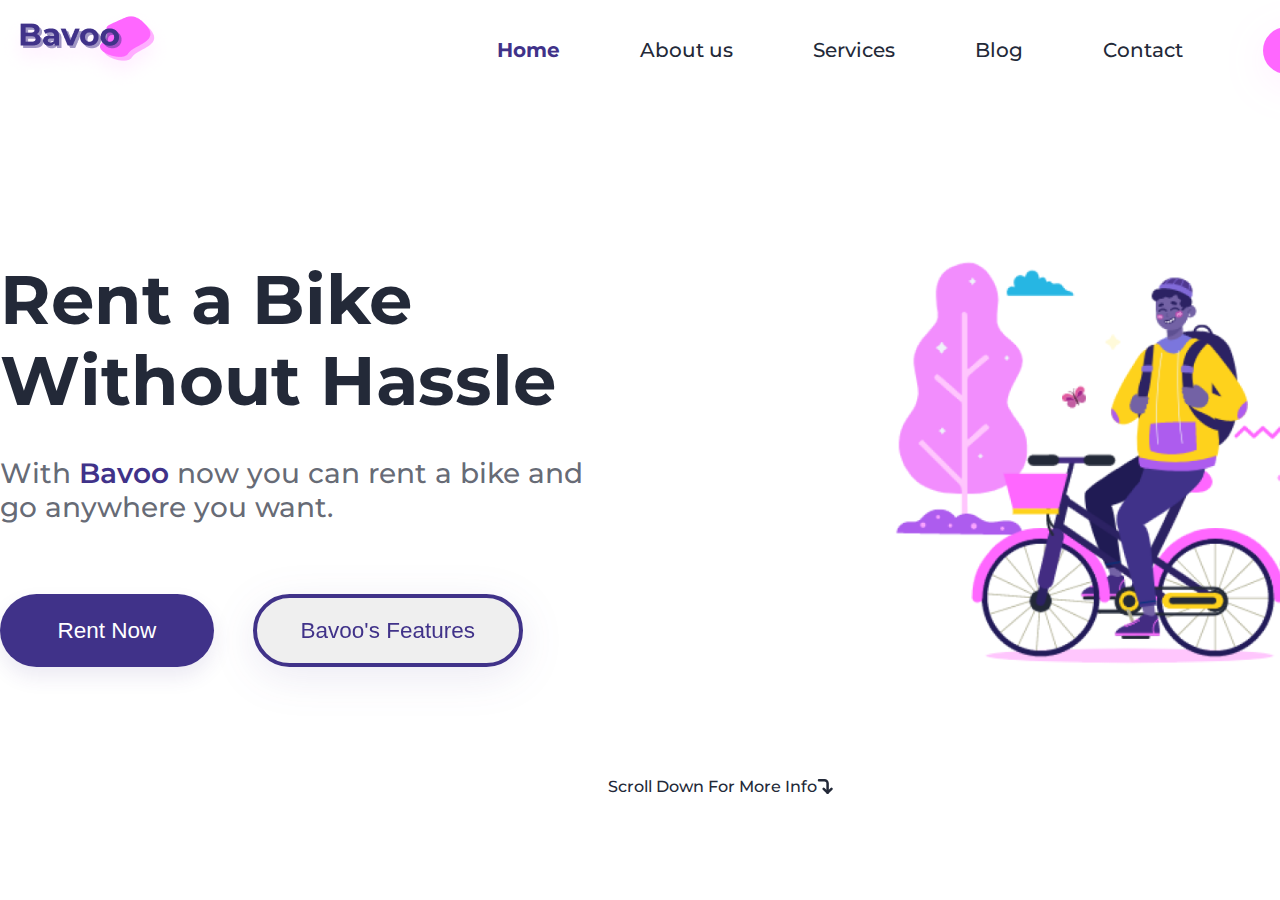
<file: work/Bavoo/index.html>
<!DOCTYPE html>
<html lang="en">
<head>
    <meta charset="UTF-8">
    <meta http-equiv="X-UA-Compatible" content="IE=edge">
    <meta name="viewport" content="width=device-width, initial-scale=1.0">
    <title>Bavoo</title>
    <link rel="stylesheet" href="libs/reset.css">   
    <link rel="stylesheet" href="css/style.css">
    <link href="https://fonts.googleapis.com/css2?family=Montserrat:wght@500;600;700&display=swap" rel="stylesheet"> 
</head>
<body>
    <div class="container">
        <header>
            <div class="header__logo">
                <img src="img/logo-website.png" alt="Logo Bavoo">
            </div>
            <nav class="header__nav-bar">
                <ul>
                    <li><a href="#" id="active">Home</a></li>
                    <li><a href="#">About us</a></li>
                    <li><a href="#">Services</a></li>
                    <li><a href="#">Blog</a></li>
                    <li><a href="#">Contact</a></li>
                    <li class="header__btn"><a href="#">Sign Up</a></li>
                </ul>
            </nav>
        </header>
       <main>
           <div class="main__left">
               <h1>Rent a Bike Without Hassle</h1>
               <p>With <span>Bavoo</span> now you can rent a bike and go anywhere you want.</p>
               <div class="left__btn-row">
                   <button>Rent Now</button>
                   <button>Bavoo's Features</button>
               </div>
           </div>
       </main>  
       <footer>
           <p>Scroll Down For More Info</p>
           <img src="img/icon-arrow.svg" alt="arrow sroll down">
       </footer>   
    </div>
</body>
</html>
</file>
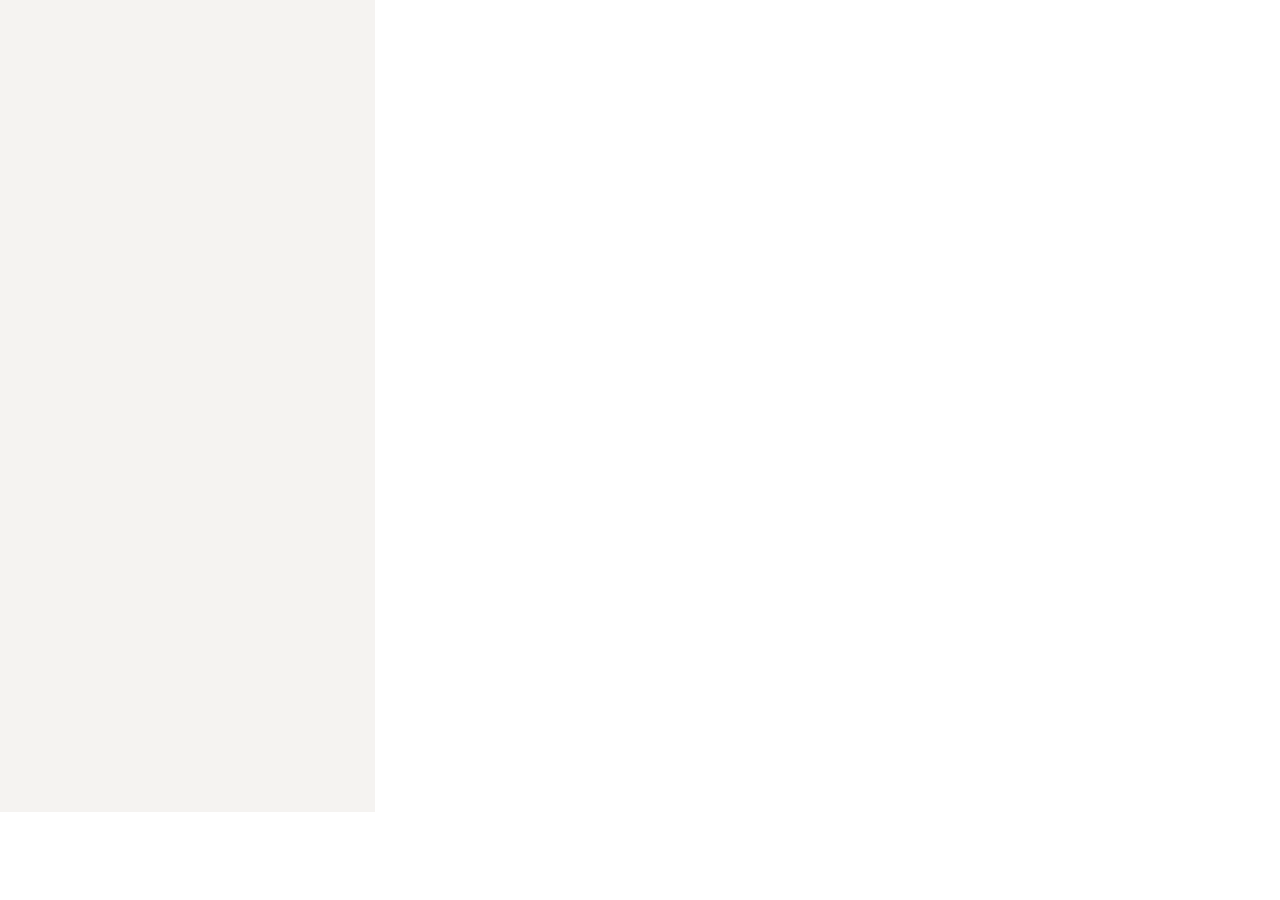
<file: work/Cooksy/index.html>
<!DOCTYPE html>
<html lang="en">
<head>
    <meta charset="UTF-8">
    <meta http-equiv="X-UA-Compatible" content="IE=edge">
    <meta name="viewport" content="width=device-width, initial-scale=1.0">
    <title>Cooking App</title>
    <link rel="stylesheet" href="libs/reset.css">
    <link rel="stylesheet" href="style/site.css">
    <link rel="preconnect" href="https://fonts.gstatic.com">
    <link href="https://fonts.googleapis.com/css2?family=Work+Sans:wght@200;400;500;600&display=swap" rel="stylesheet">
    <link rel="preconnect" href="https://fonts.gstatic.com">
    <link href="https://fonts.googleapis.com/css2?family=Nunito:wght@300;400&display=swap" rel="stylesheet">
    <link rel="preconnect" href="https://fonts.gstatic.com">
    <link href="https://fonts.googleapis.com/css2?family=Roboto:wght@300;400&display=swap" rel="stylesheet">
</head>
<body>
    <!-- section -->
    <section>
        <div class="animation">
        <!-- header -->
        <header>
            <h1>Cooksy</h1>
        </header>
        <!-- main content -->
        <main>
            <img src="img/intro/intro-img.png" alt="a person who meditates">
            <h2>All the recipes</br>on your fingertips</h2>
            <p>Cooking on Thermomix made easy</p>
        </main>
        <!-- footer button -->
        <footer>
            <input type="button" value="Let's start" onclick="document.location.href='pages/home.html';">
        </footer>
        </div>
    </section>
</body>
</html>
</file>
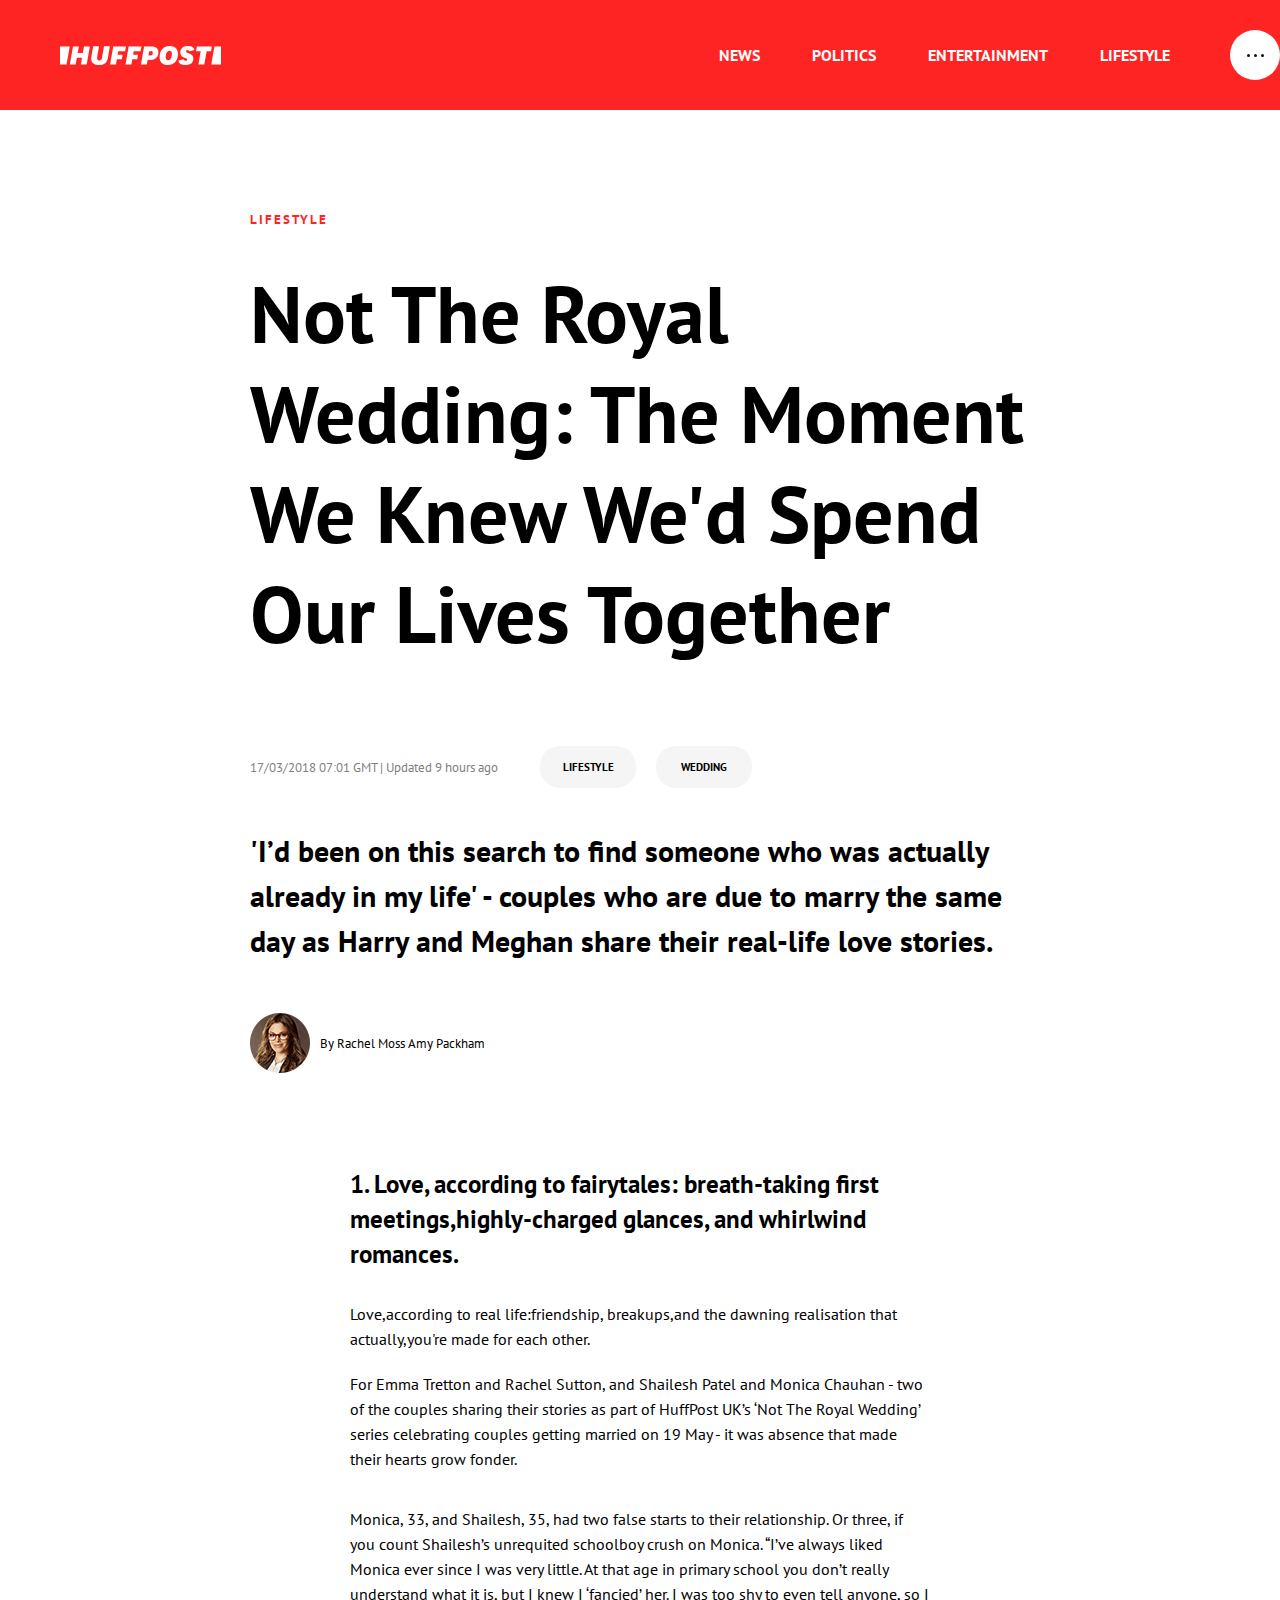
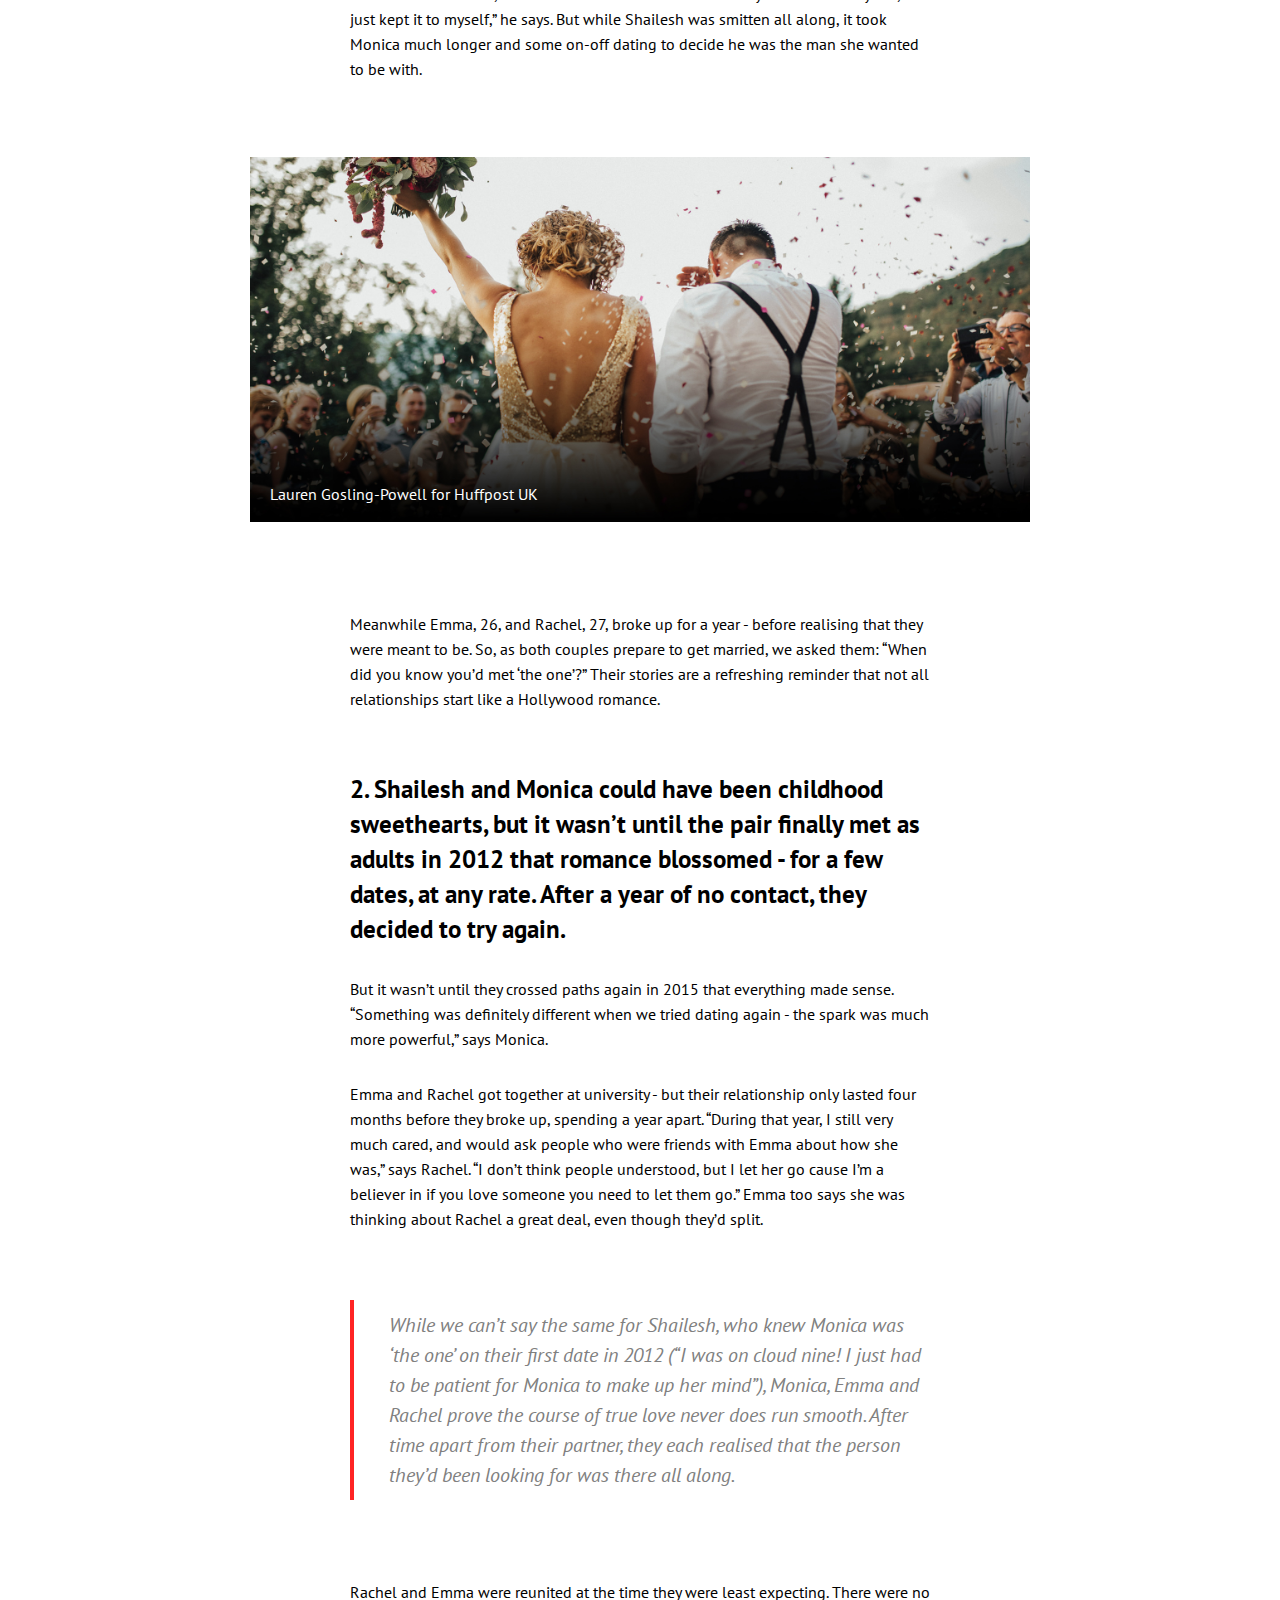
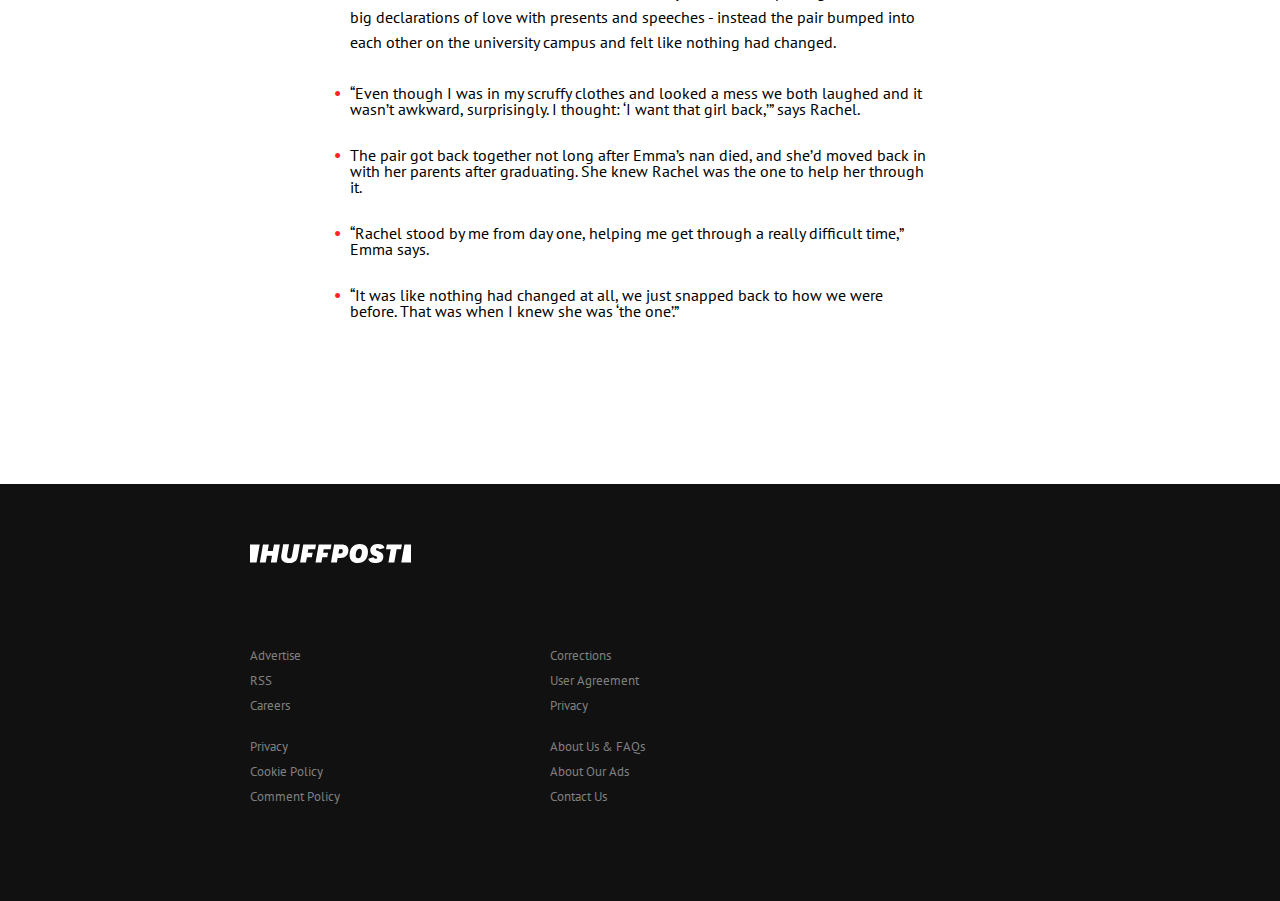
<file: work/Huff/index.html>
<!DOCTYPE html>
<html lang="en">

<head>
  <meta charset="UTF-8">
  <meta http-equiv="X-UA-Compatible" content="IE=edge">
  <meta name="viewport" content="width=device-width, initial-scale=1.0">
  <title>Huff</title>
  <link rel="stylesheet" href="./css/reset.css">
  <link rel="stylesheet" href="./css/app.css">
  <link href="https://fonts.googleapis.com/css2?family=PT+Sans:wght@400;700&display=swap" rel="stylesheet">
</head>

<body>
  <div class="container-grid">
    <header class="header flex-jc-sb">
      <img src="./img/logo.svg" alt="Huffpost">
      <nav>
        <input type="checkbox" id="check">
        <label for="check" class="checkbtn">
          <div id="hamburger">
            <span></span>
            <span></span>
            <span></span>
          </div>
        </label>
        <ul class="flex-ai-c">
          <li><a href="#">NEWS</a></li>
          <li><a href="#">POLITICS</a></li>
          <li><a href="#">ENTERTAINMENT</a></li>
          <li><a href="#">LIFESTYLE</a></li>
        </ul>
      </nav>      
    </header>

    <main>
      <section>
        <header class="main__header">
          <label>LIFESTYLE</label>
          <h1>Not The Royal Wedding: The Moment We Knew We'd Spend Our Lives Together</h1>
          <div class="tag">
            <p>17/03/2018 07:01 GMT | Updated 9 hours ago</p>
            <a href="#" class="btn-grey">LIFESTYLE</a>
            <a href="#" class="btn-grey">WEDDING</a>
          </div>
          <p>'I’d been on this search to find someone who was actually already in my life'
            - couples who are due to marry the same day as Harry and Meghan share their real-life love stories.
          </p>
          <div class="author flex-ai-c">
            <img src="./img/profile.png" alt="profile of Rachel Moss">
            <p>By Rachel Moss Amy Packham</p>
          </div>
        </header>
        <article class="article-1">
          <div class="article-1__p1">
            <h2>1. Love, according to fairytales: breath-taking first meetings,highly-charged glances, and whirlwind
              romances.</h2>
            <p>Love,according to real life:friendship, breakups,and the dawning realisation that actually,you're made
              for each other.</p>

            <p>For Emma Tretton and Rachel Sutton, and Shailesh Patel and Monica Chauhan - two of the couples sharing
              their stories as part
              of HuffPost UK’s ‘Not The Royal Wedding’ series celebrating couples getting married on 19 May - it was
              absence that made their hearts grow fonder.
            </p>
            <p>Monica, 33, and Shailesh, 35, had two false starts to their relationship. Or three, if you count
              Shailesh’s unrequited schoolboy crush on Monica.
              “I’ve always liked Monica ever since I was very little. At that age in primary school you don’t really
              understand what it is, but I knew I ‘fancied’
              her. I was too shy to even tell anyone, so I just kept it to myself,” he says. But while Shailesh was
              smitten all along, it took Monica much longer
              and some on-off dating to decide he was the man she wanted to be with.
            </p>
          </div>
          <div class="article__photo">
            <img src="./img/wedding.jpg" alt="wedding photography">
            <figcaption>Lauren Gosling-Powell for Huffpost UK</figcaption>
          </div>
          <div class="article-1__p2">
            <p>Meanwhile Emma, 26, and Rachel, 27, broke up for a year - before realising that they were meant to be.
              So, as both couples prepare to get married,
              we asked them: “When did you know you’d met ‘the one’?” Their stories are a refreshing reminder that not
              all relationships start like a Hollywood romance.
            </p>
          </div>
        </article>
        <article class="article-2">
          <h2>2. Shailesh and Monica could have been childhood sweethearts, but it wasn’t until the pair finally met as
            adults in 2012 that romance blossomed - for a few
            dates, at any rate. After a year of no contact, they decided to try again.
          </h2>
          <p>But it wasn’t until they crossed paths again in 2015 that everything made sense. “Something was definitely
            different when we tried dating again - the spark was
            much more powerful,” says Monica.
          </p>
          <p>
            Emma and Rachel got together at university - but their relationship only lasted four months before they
            broke up, spending a year apart. “During that year,
            I still very much cared, and would ask people who were friends with Emma about how she was,” says Rachel. “I
            don’t think people understood, but I let her go
            cause I’m a believer in if you love someone you need to let them go.” Emma too says she was thinking about
            Rachel a great deal, even though they’d split.
          </p>
          <blockquote class="ft-20">
            <p>While we can’t say the same for Shailesh, who knew Monica was ‘the one’ on their first date in 2012 (“I
              was on cloud nine! I just had to be patient for
              Monica to make up her mind”), Monica, Emma and Rachel prove the course of true love never does run smooth.
              After time apart from their partner, they each
              realised that the person they’d been looking for was there all along.
            </p>
          </blockquote>
          <p>
            Rachel and Emma were reunited at the time they were least expecting. There were no big declarations of love
            with presents and speeches - instead the pair
            bumped into each other on the university campus and felt like nothing had changed.
          </p>
          <div class="list">
            <ul>
              <li>“Even though I was in my scruffy clothes and looked a mess we both laughed and it wasn’t awkward,
                surprisingly. I thought: ‘I want that girl back,’” says Rachel.</li>
              <li>The pair got back together not long after Emma’s nan died, and she’d moved back in with her parents
                after graduating. She knew Rachel was the one to help her through it.</li>
              <li>“Rachel stood by me from day one, helping me get through a really difficult time,” Emma says.</li>
              <li>“It was like nothing had changed at all, we just snapped back to how we were before. That was when I
                knew she was ‘the one’.”</li>
            </ul>
          </div>
        </article>
      </section>
    </main>
    <footer>
      <img src="./img/logo.svg" alt="Huffpost">
      <div class="footer__link">
        <ul>
          <li><a href="#">Advertise</a></li>
          <li><a href="#">RSS</a></li>
          <li><a href="#">Careers</a></li>
        </ul>
        <ul>
          <li><a href="#">Corrections</a></li>
          <li><a href="#">User Agreement</a></li>
          <li><a href="#">Privacy</a></li>
        </ul>
        <ul>
          <li><a href="#">Privacy</a></li>
          <li><a href="#">Cookie Policy</a></li>
          <li><a href="#">Comment Policy</a></li>
        </ul>
        <ul>
          <li><a href="#">About Us & FAQs</a></li>
          <li><a href="#">About Our Ads</a></li>
          <li><a href="#">Contact Us</a></li>
        </ul>
      </div>
    </footer>
  </div>
</body>

</html>
</file>
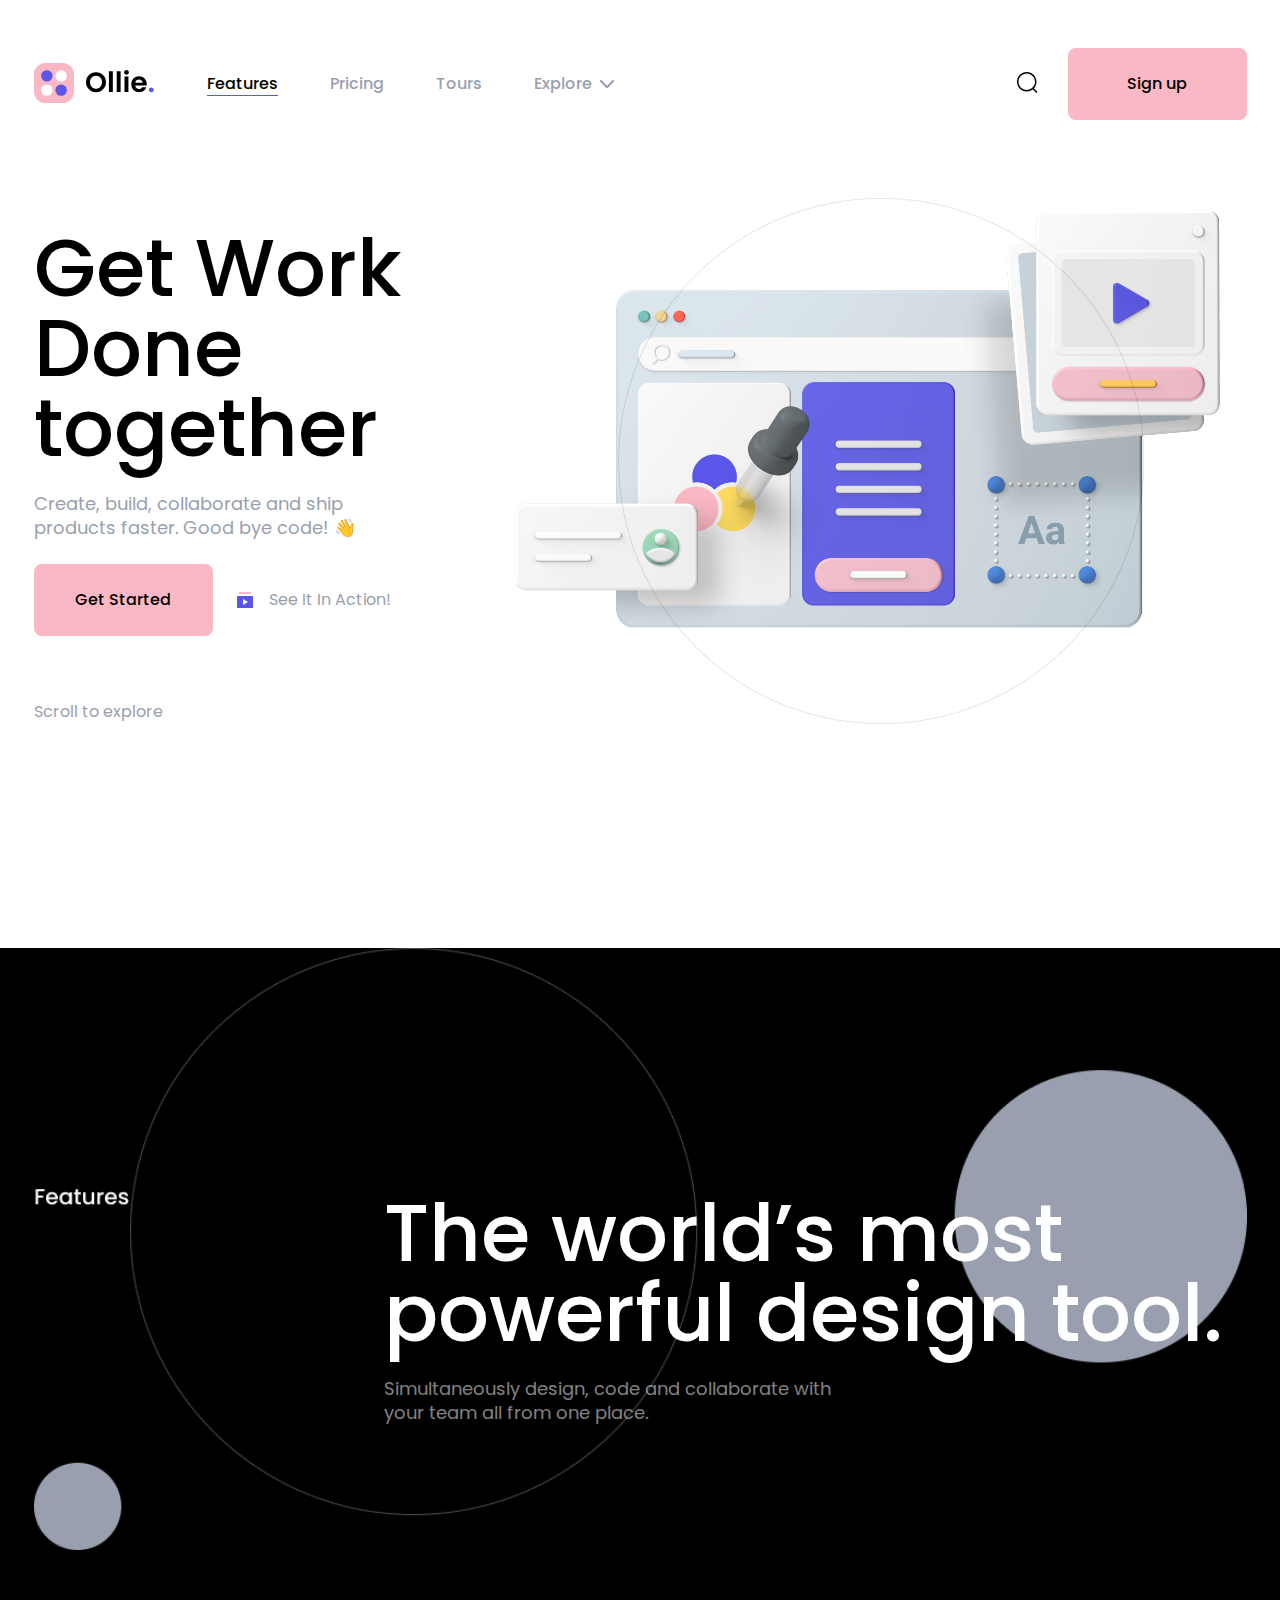
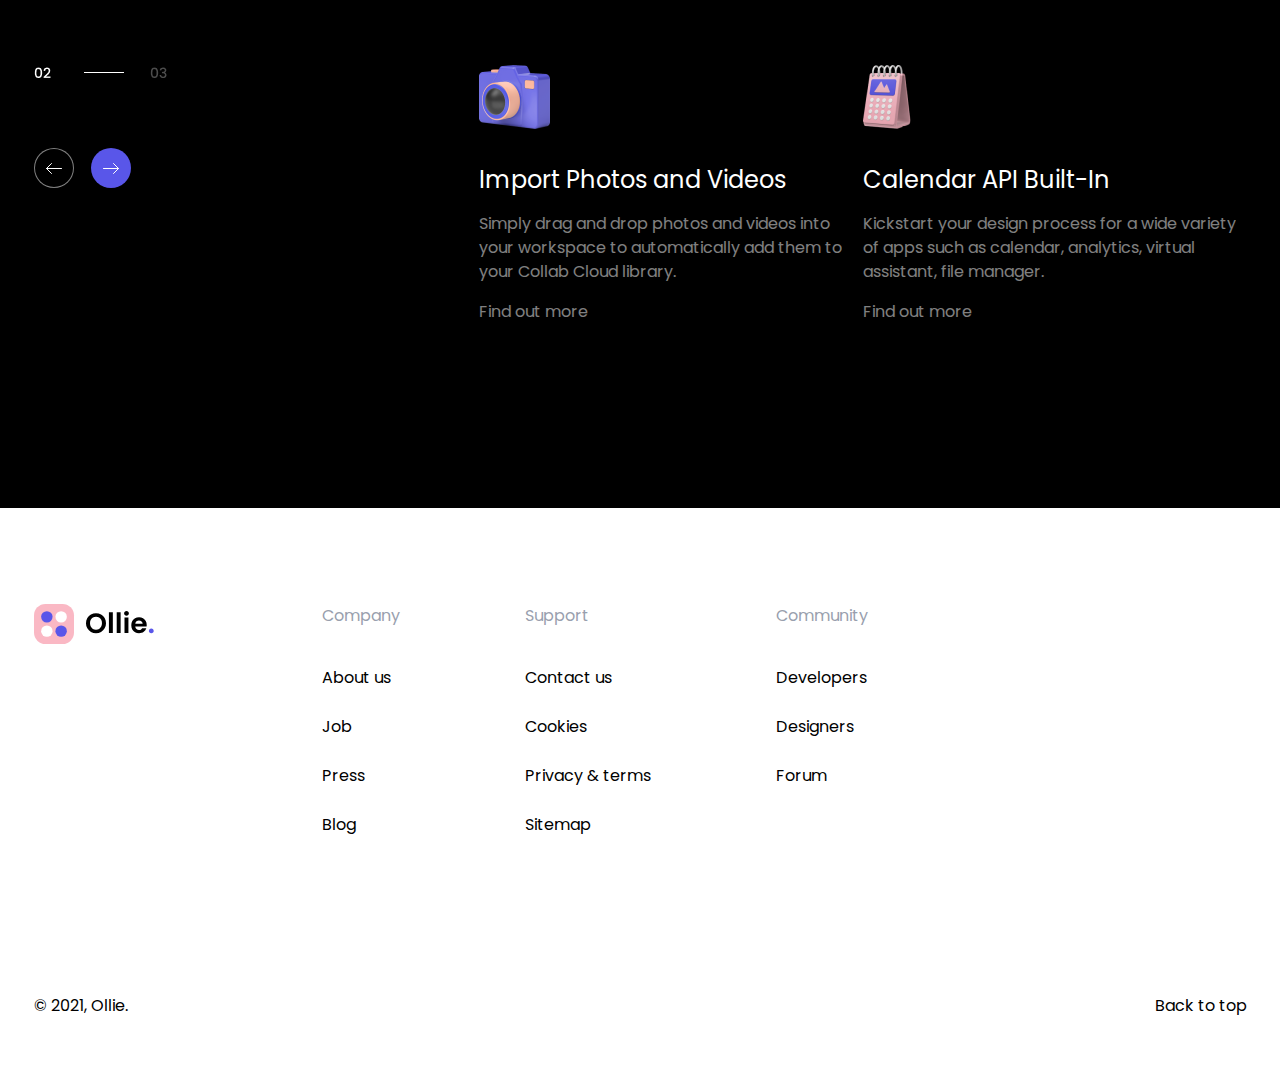
<file: work/Ollie/index.html>
<!DOCTYPE html>
<html lang="en">

<head>
    <meta charset="UTF-8">
    <meta http-equiv="X-UA-Compatible" content="IE=edge">
    <meta name="viewport" content="width=device-width, initial-scale=1.0">
    <title>Ollie</title>
    <link rel="stylesheet" href="libs/reset.css">
    <link rel="stylesheet" href="css/style.css">
    <link href="https://fonts.googleapis.com/css2?family=Poppins:wght@400;500&display=swap" rel="stylesheet">
</head>

<body>
    <!-- section 1 -->
    <div class="container-sec-1">
        <section class="sec-1">
            <header>
                <div class="header__logo">
                    <img src="img/logo.svg">
                </div>
                <nav>
                    <ul class="menu">
                        <li><a href="#" class="active">Features</a></li>
                        <li><a href="#">Pricing</a></li>
                        <li><a href="#">Tours</a></li>
                        <li><a href="#">Explore</a><img class="button-img" src="img/arrow.svg" alt="arrow bottom"></li>
                    </ul>
                    <div class="nav__right">
                        <button class="button-search"><img src="img/search-icon.svg" alt="search button"></button>
                        <a href="pages/sign-up.html" class="button-pink">Sign up</a>
                    </div>
                </nav>
            </header>

            <main>
                <div class="container-left">
                    <div class="items">
                        <h1>
                            Get Work Done together
                        </h1>
                        <h2>
                            Create, build, collaborate and ship
                            <br>products faster. Good bye code! 👋
                        </h2>
                    </div>
                    <div class="button-row">
                        <a href="#" class="button-pink">Get Started</a>
                        <img src="img/video-playlist-icon.svg" alt="video playlist">
                        <a href="#">See It In Action!</a>
                    </div>
                    <div class="container-left__instruction">
                        <p>Scroll to explore</p>
                    </div>
                </div>
            </main>
        </section>
    </div>


    <!-- section 2 -->
    <div class="container-sec-2">
        <section class="sec-2">
            <div class="sec-2__header">
                <h2>The world’s most powerful design tool.</h2>
                <p>Simultaneously design, code and collaborate with<br>your team all from one place.</p>
            </div>

            <div class="bottom-container">
                <div class="sec-2__slider">
                    <div class="slider__number">
                        <img src="img/slider.png" alt="">
                        <!-- note au professeur : je ne comprennais pas comment le slider fonctionnait (animation) alors j'ai mis une image à la place -->
                    </div>

                    <div class="slider__button">
                        <button class="button-circle">
                            <img src="img/arrow-left.svg" alt="arrow left">
                        </button>
                        <button class="button-circle">
                            <img src="img/arrow-right.svg" alt="arrow right">
                        </button>
                    </div>
                </div>
                <div class="sec-2__features">
                    <div class="features__card">
                        <img src="img/camera.png" id="camera" alt="camera illustration">
                        <h3>Import Photos and Videos</h3>
                        <p>Simply drag and drop photos and videos
                            into your workspace to automatically add them to your Collab Cloud library.
                        </p>
                        <a href="#">Find out more</a>
                    </div>
                    <div class="features__card">
                        <img src="img/calendar.png" alt="calendar illustration">
                        <h3>Calendar API Built-In</h3>
                        <p>Kickstart your design process for a wide variety of apps such as calendar,
                            analytics, virtual assistant, file manager.
                        </p>
                        <a href="#">Find out more</a>
                    </div>
                </div>
            </div>
        </section>
    </div>
    <!-- footer -->
    <footer>
        <div class="footer__items">
            <div class="items__logo">
                <img src="img/logo.svg" alt="">
            </div>
            <div class="items__links">
                <ul>
                    <span>Company</span>
                    <li><a href="#">About us</a></li>
                    <li><a href="#">Job</a></li>
                    <li><a href="#">Press</a></li>
                    <li><a href="#">Blog</a></li>
                </ul>
                <ul>
                    <span>Support</span>
                    <li><a href="#">Contact us</a></li>
                    <li><a href="#">Cookies</a></li>
                    <li><a href="#">Privacy & terms</a></li>
                    <li><a href="#">Sitemap</a></li>
                </ul>
                <ul>
                    <span>Community</span>
                    <li><a href="#">Developers</a></li>
                    <li><a href="#">Designers</a></li>
                    <li><a href="#">Forum</a></li>
                </ul>
            </div>
        </div>
        <div class="footer__bottom">
            <span>© 2021, Ollie.</span>
            <a href="#">Back to top</a>
        </div>
    </footer>
</body>

</html>
</file>
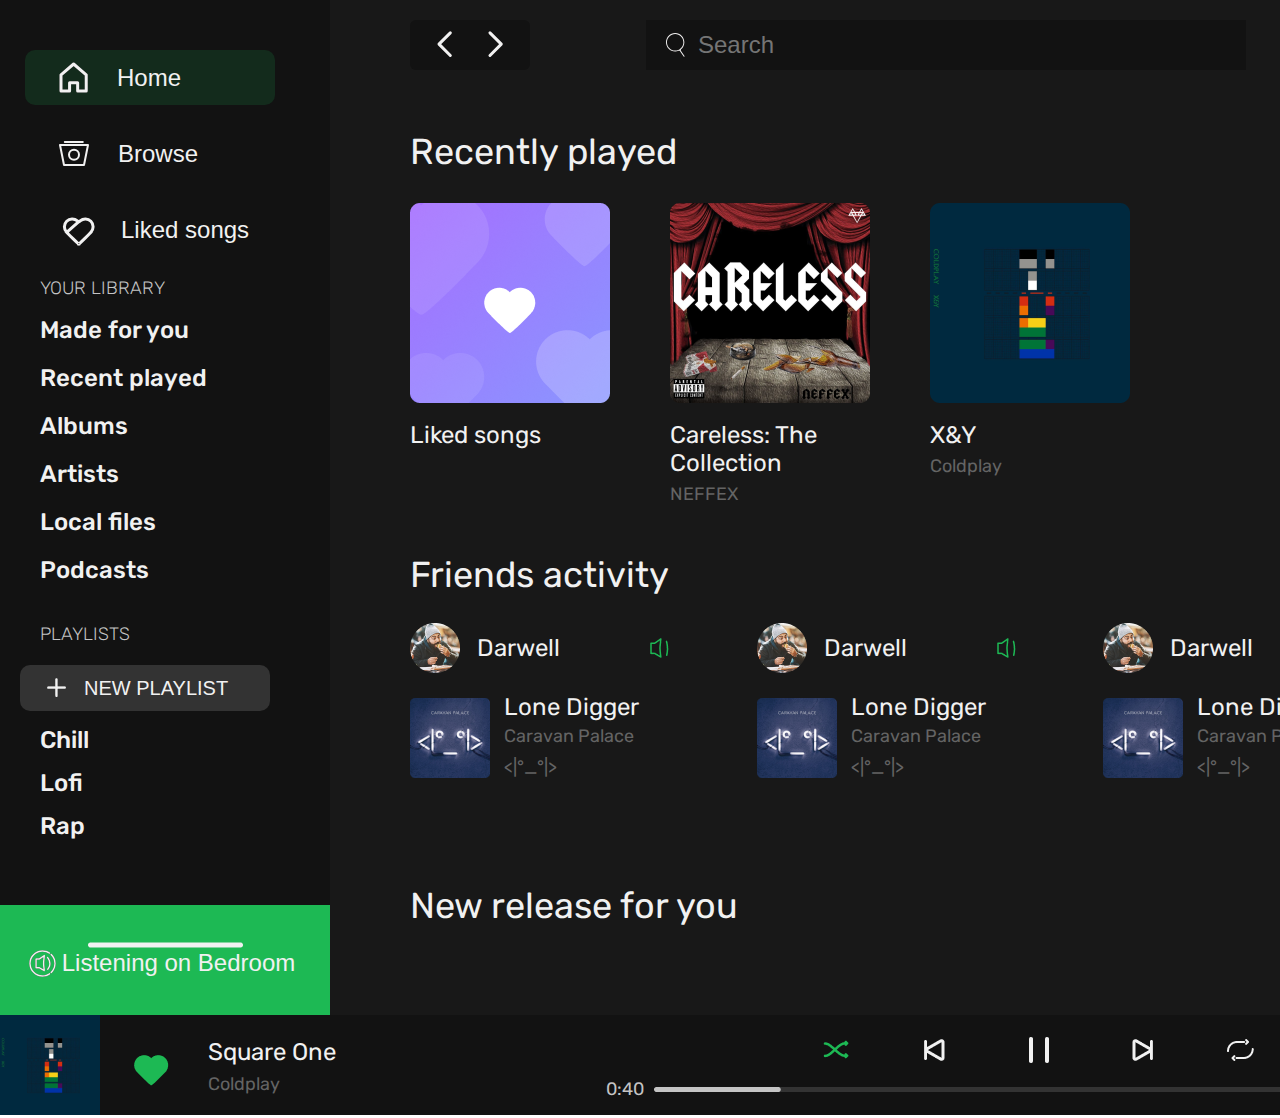
<file: work/Spotify/index.html>
<!DOCTYPE html>
<html lang="en">

<head>
    <meta charset="UTF-8">
    <meta http-equiv="X-UA-Compatible" content="IE=edge">
    <meta name="viewport" content="width=device-width, initial-scale=1.0">
    <title>Spotify</title>
    <link rel="stylesheet" href="libs/reset.css">
    <link rel="stylesheet" href="style/style.css">
    <link rel="preconnect" href="https://fonts.gstatic.com">
    <link href="https://fonts.googleapis.com/css2?family=Rubik:wght@300;400;500&display=swap" rel="stylesheet">
</head>

<body>

    <!-- section 1 -->
    <section>

        <!-- aside left -->
        <aside>
            <div class="nav-bar">
                <ul>
                    <li><button class="active"><img src="img/home-icon.svg" alt="Home button">Home</button></li>
                    <li><button><img src="img/browse-icon.svg" alt="Browse button">Browse</button></li>
                    <li><button><img id="liked" src="img/like-icon.svg" alt="Like button">Liked songs</button></li>
                </ul>
            </div>
            <div class="library-field">
                <p>YOUR LIBRARY</p>
                <ul>
                    <li><a href="#">Made for you</a></li>
                    <li><a href="#">Recent played</a></li>
                    <li><a href="#">Albums</a></li>
                    <li><a href="#">Artists</a></li>
                    <li><a href="#">Local files</a></li>
                    <li><a href="#">Podcasts</a></li>
                </ul>
            </div>
            <div class="playlist-field">
                <p>PLAYLISTS</p>
                <button><img src="img/plus-icon.png" alt="add button">New playlist</button>
                <ul>
                    <li>Chill</li>
                    <li>Lofi</li>
                    <li>Rap</li>
                </ul>
            </div>
            <div class="bluetooth-field">
                <img src="img/border-top.png">
                <div class="listening">
                    <img src="img/song-icon.svg" alt="song icon">
                    <button>Listening on Bedroom</button>
                </div>
            </div>
        </aside>

        <!-- central container -->
        <div class="container">

            <!-- header -->
            <header>
                <div class="skip-button">
                    <button>
                        <img src="img/before-icon.svg" alt="">
                    </button>
                    <button>
                        <img src="img/next-icon.svg" alt="">
                    </button>
                </div>
                <div class="search-bar">
                    <img src="img/search-icon.svg" alt="">
                    <input type="search" placeholder="Search">
                </div>
                <div class="user">
                    <img src="img/avatar-user.png" alt="avatar of the user">
                    <span>Nicolas</span>
                    <img src="img/arrow-icon.svg" alt="arrow slide">
                </div>
                <div class="title-bar">
                    <img src="img/reduce-icon.svg" alt="reduce button">
                    <img src="img/extend-icon.svg" alt="extend button">
                    <img src="img/close-icon.svg" alt="close button">
                </div>
            </header>

            <!-- main -->
            <main>

                <!-- recently played field -->
                <div class="title">
                    <h1>Recently played</h1>
                </div>
                <div class="recently-played">
                    <div class="card">
                        <img src="img/liked-song.png" alt="liked song card">
                        <h2>Liked songs</h2>
                    </div>
                    <div class="card">
                        <img src="img/album-1.png" alt="album cover">
                        <h2>Careless: The Collection</h2>
                        <p>NEFFEX</p>
                    </div>
                    <div class="card">
                        <img src="img/album-2.png" alt="album cover">
                        <h2>X&Y</h2>
                        <p>Coldplay</p>
                    </div>
                </div>

                <!-- friends activity field -->
                <div class="friends-activity">
                    <div class="header">
                        <h1>Friends activity</h1>
                        <div class="slide-bar">
                            <button>FIND FRIENDS</button>
                            <img src="img/slide-button.png" alt="button">
                        </div>
                    </div>
                    <div class="friend-card">
                        <div class="card">
                            <div class="name">
                                <img src="img/avatar-friends-activity.png" alt="friend avatar">
                                <p>Darwell</p>
                                <img src="img/song-icon-friends-activity.png" alt="song icon">
                            </div>
                            <div class="song-played">
                                <img src="img/song-played.png" alt="song played">
                                <div class="song-name">
                                    <p>Lone Digger</p>
                                    <span>Caravan Palace</span>
                                    <span>&lt;|°_°|&gt;</span>
                                </div>
                            </div>
                        </div>
                        <div class="card">
                            <div class="name">
                                <img src="img/avatar-friends-activity.png" alt="friend avatar">
                                <p>Darwell</p>
                                <img src="img/song-icon-friends-activity.png" alt="song icon">
                            </div>
                            <div class="song-played">
                                <img src="img/song-played.png" alt="song played">
                                <div class="song-name">
                                    <p>Lone Digger</p>
                                    <span>Caravan Palace</span>
                                    <span>&lt;|°_°|&gt;</span>
                                </div>
                            </div>
                        </div>
                        <div class="card">
                            <div class="name">
                                <img src="img/avatar-friends-activity.png" alt="friend avatar">
                                <p>Darwell</p>
                                <img src="img/song-icon-friends-activity.png" alt="song icon">
                            </div>
                            <div class="song-played">
                                <img src="img/song-played.png" alt="song played">
                                <div class="song-name">
                                    <p>Lone Digger</p>
                                    <span>Caravan Palace</span>
                                    <span>&lt;|°_°|&gt;</span>
                                </div>
                            </div>
                        </div>
                        <div class="card">
                            <div class="name">
                                <img src="img/avatar-friends-activity.png" alt="friend avatar">
                                <p>Darwell</p>
                                <img src="img/song-icon-friends-activity.png" alt="song icon">
                            </div>
                            <div class="song-played">
                                <img src="img/song-played.png" alt="song played">
                                <div class="song-name">
                                    <p>Lone Digger</p>
                                    <span>Caravan Palace</span>
                                    <span>&lt;|°_°|&gt;</span>
                                </div>
                            </div>
                        </div>
                    </div>
                </div>

                <!-- new releases field -->
                <div class="new-releases">
                    <h2>New release for you</h2>
                </div>
            </main>
        </div>
    </section>

    <footer>
        <div class="currently-listening">
            <div class="song-cover">
                <img src="img/song-cover.png" alt="album cover of the song">
            </div>
            <div class="liked-button">
                <button>
                    <img src="img/liked-button.png" alt="like button">
                </button>
            </div>
            <div class="song-info">
                <p>Square One</p>
                <span>Coldplay</span>
            </div>
        </div>

        <div class="song-progression">
            <div class="button">
                <button><img src="img/random-button.png" alt="random music"></button>
                <button><img src="img/previous-button.png" alt="previous music"></button>
                <button><img src="img/pause-button.png" alt="pause the music"></button>
                <button><img src="img/next-button.png" alt="next music"></button>
                <button><img src="img/repeat-button.png" alt="repeat the music"></button>
            </div>
            <div class="progression-bar">
                <p>0:40</p>
                <img src="img/progression-bar.png" alt="progression bar">
                <p>4:47</p>
            </div>
        </div>
        <div class="volume-bar">
            <button><img src="img/waiting-line-button.png" alt="waiting line button"></button>
            <button><img src="img/volume-bar.png" alt="volume bar"></button>
            <button><img src="img/extand-button.png" alt="extand-button"></button>
        </div>

    </footer>
</body>

</html>
</file>
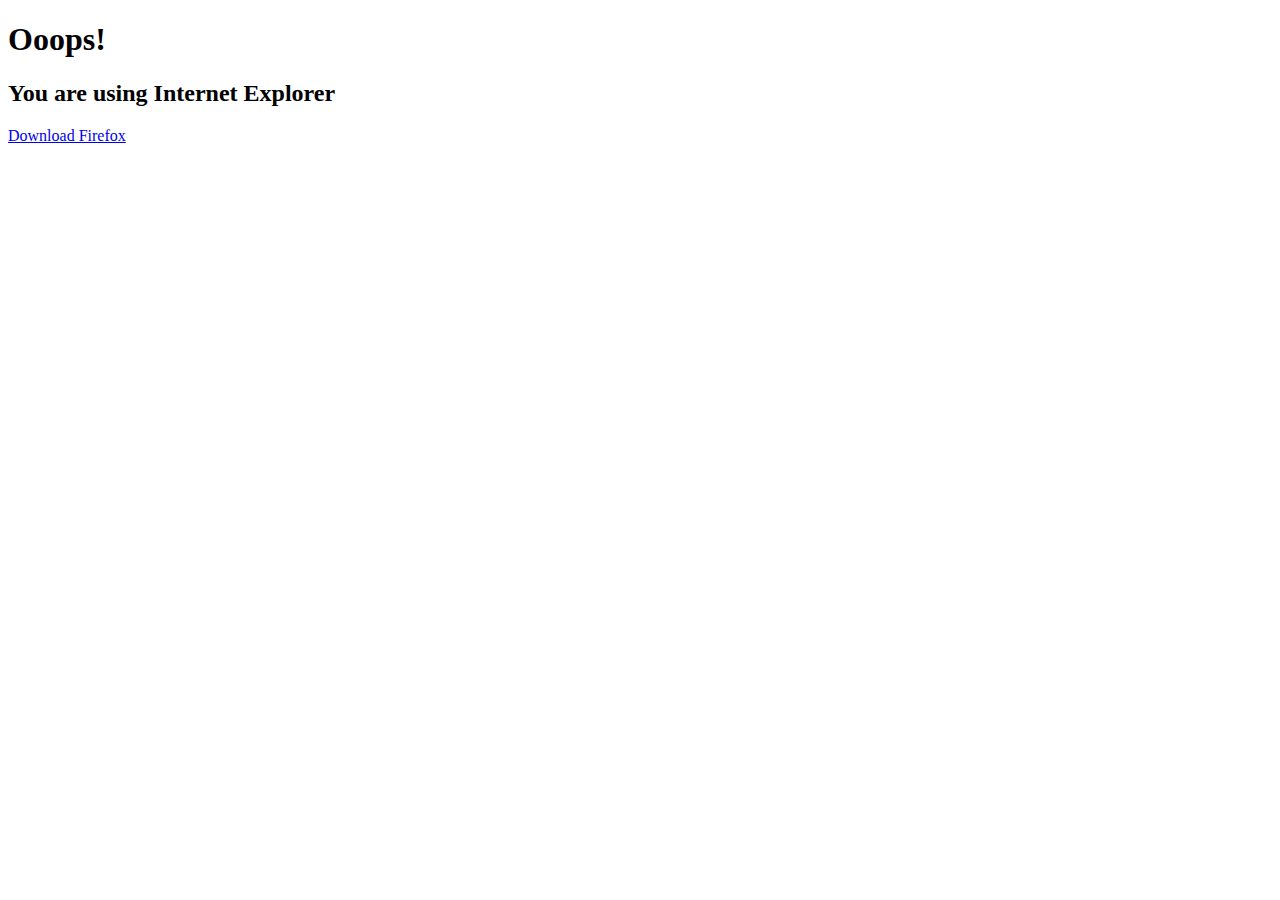
<file: redirect.html>
<!DOCTYPE html>
<html lang="en">
<head>
    <meta charset="UTF-8">
    <meta http-equiv="X-UA-Compatible" content="IE=edge">
    <meta name="viewport" content="width=device-width, initial-scale=1.0">
    <meta name="author" content="Nicolas Schutz">
    <title>Nicolas Schutz | Front end web developer</title>
    <meta name="description" content="Nicolas Schutz, étudiant à l'université Savoie Mont Blanc au Bourget-du-Lac, spécialisé dans le front-end web development.Je suis disponible pour vos projets">
    <meta name=”twitter:card” content="summary_large_image">
    <meta name=”twitter:site” content="@Nicolas Schutz">
      <meta name="twitter:title" content="Nicolas Schutz | Front end web developer">
    <meta name=”twitter:description” content="Nicolas Schutz, étudiant à l'université Savoie Mont Blanc au Bourget-du-Lac, spécialisé dans le front-end web development.Je suis disponible pour vos projets">
    <meta name="twitter:url" content="https://mmi.univ-smb.fr/~schutzn/Portfolio">
    <meta name=”twitter:image” content=”https://where-your-image-is-hosted/name.jpg“> <meta property="og:type" content="website">
    <meta property="og:url" content="https://mmi.univ-smb.fr/~schutzn/Portfolio" />
    <meta property="og:title" content="Nicolas Schutz | Front end web developer">
    <meta property="og:description" content="Nicolas Schutz, étudiant à l'université Savoie Mont Blanc au Bourget-du-Lac, spécialisé dans le front-end web development.Je suis disponible pour vos projets" />
    <meta property="og:image" content="https://mmi.univ-smb.fr/~schutzn/Portfolio/img/social.png" />
    <meta property="og:site_name" content="Nicolas Schutz | Front end web developer">
    <meta name="robots" content="index, follow">
    <meta name="googlebot" content="index, follow, max-snippet:-1, max-image-preview:large, max-video-preview:-1">
    <link rel="apple-touch-icon" sizes="180x180" href="./img/apple-touch-icon.png">
    <link rel="icon" type="image/png" sizes="32x32" href="./img/favicon-32x32.png">
    <link rel="icon" type="image/png" sizes="16x16" href="./img/favicon-16x16.png">
    <link rel="manifest" href="./manifest.json">
    <link rel="mask-icon" href="./img/safari-pinned-tab.svg" color="#303030">
    <meta name="msapplication-TileColor" content="#da532c">
    <meta name="theme-color" content="#ffffff">
</head>
<body>
    <h1>Ooops!</h1>
    <h2>You are using Internet Explorer</h2>
    <a href="https://www.mozilla.org/fr/firefox">Download Firefox</a>
</body>
</html>
</file>
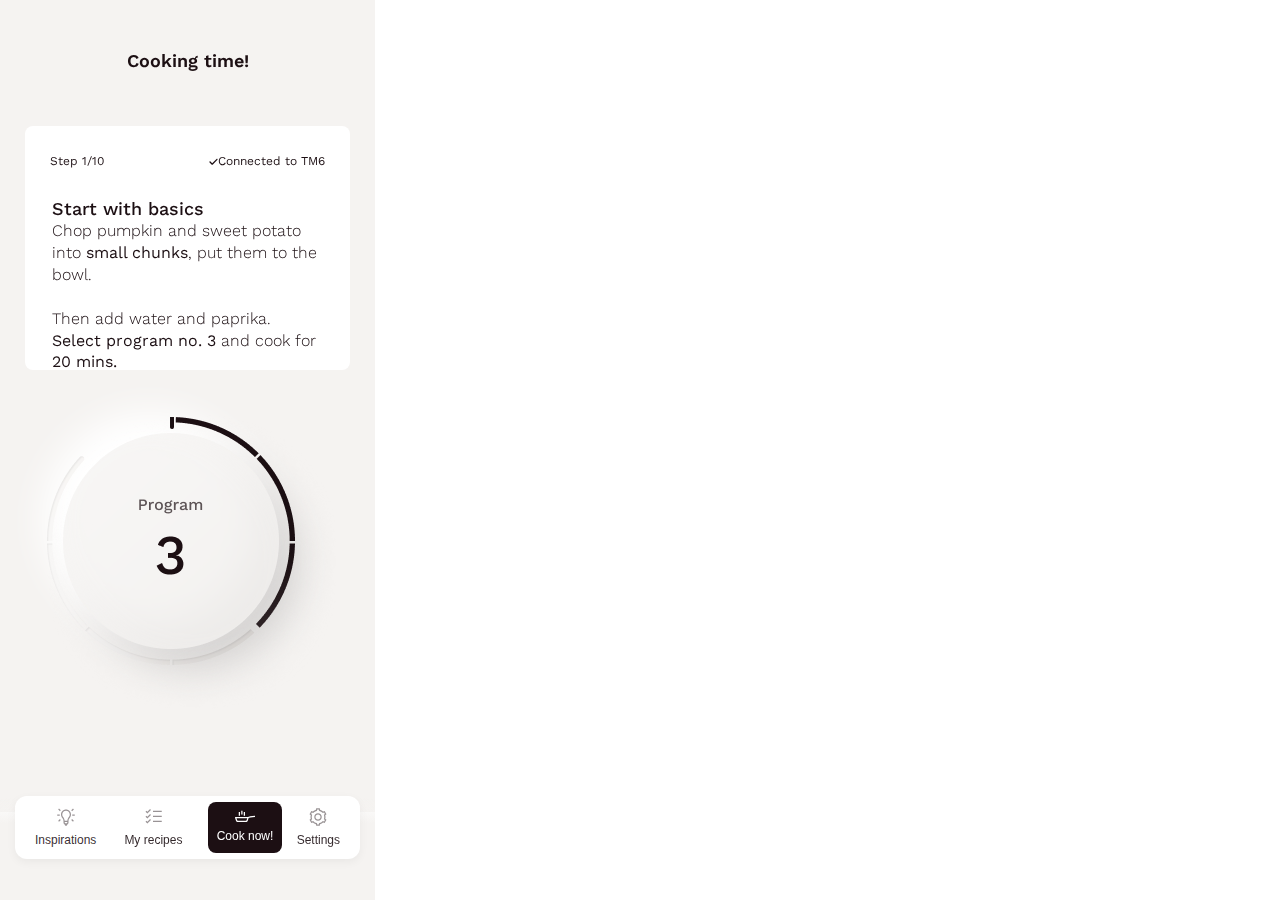
<file: work/Cooksy/pages/cookin.html>
<!DOCTYPE html>
<html lang="en">
<head>
    <meta charset="UTF-8">
    <meta http-equiv="X-UA-Compatible" content="IE=edge">
    <meta name="viewport" content="width=device-width, initial-scale=1.0">
    <title>Cookin</title>
    <link rel="stylesheet" href="../libs/reset.css">
    <link rel="stylesheet" href="../style/cookin.css">
    <link rel="preconnect" href="https://fonts.gstatic.com">
    <link href="https://fonts.googleapis.com/css2?family=Work+Sans:wght@200;400;500;600&display=swap" rel="stylesheet">
    <link rel="preconnect" href="https://fonts.gstatic.com">
    <link href="https://fonts.googleapis.com/css2?family=Nunito:wght@300;400&display=swap" rel="stylesheet">
    <link rel="preconnect" href="https://fonts.gstatic.com">
    <link href="https://fonts.googleapis.com/css2?family=Roboto:wght@300;400&display=swap" rel="stylesheet">
</head>
<body>
    <!-- section -->
    <section>
        <!-- header -->
        <header>
            <div class="title">
                <h1>Cooking time!</h1>
            </div>
        </header>
        <!-- main -->
        <main>
            <!-- recipe card -->
            <div class="recipe">
                <div class="header">
                    <p>Step 1/10</p>
                    <div class="bluetooth">
                        <img src="../img/cookin/verified-check-icon.svg" alt="">
                        <p>Connected to TM6</p>
                    </div>
                </div>
                <div class="instructions">
                    <h2>Start with basics</h2>
                    <p>Chop pumpkin and sweet potato into <span>small chunks</span>, put them to the bowl.<br><br>
                        Then add water and paprika. <span>Select program no. 3</span> and cook for <span>20 mins.</span>
                    </p>
                </div>
            </div>
            <!-- program number //need animation\\-->
            <div class="program">
                <img src="../img/cookin/program-dynks.png" alt="">
            </div>
        </main>
        <!-- footer -->
        <footer>
            <!-- nav bar -->
            <div class="nav-bar">
                <!-- first link -->
                <div class="icon" id="inspirations">
                    <img src="../img/cookin/inspiration-icon-grey.svg" alt="">
                    <input type="button" value="Inspirations" onclick="document.location.href='../pages/home.html';">
                </div>
                <!-- second link -->
                <div class="icon" id="my-recipes">
                    <img src="../img/nav-bar/my-recipes-icon.svg" alt="">
                    <input type="button" value="My recipes" onclick="document.location.href='../pages/latest.html';">
                </div>
                <!-- third link active -->
                <div class="icon" id="active">
                    <img src="../img/cookin/cook-now-icon-white.svg" alt="">
                    <input  class="active-value" type="button" value="Cook now!" onclick="document.location.href='../pages/cookin.html';">
                </div>
                <!-- fourth link -->
                <div class="icon" id="settings">
                    <img src="../img/nav-bar/settings-icon.svg" alt="">
                    <input  type="button" value="Settings" onclick="document.location.href='#';">
                </div>
            </div>
        </footer>
    </section>
</body>
</html>
</file>
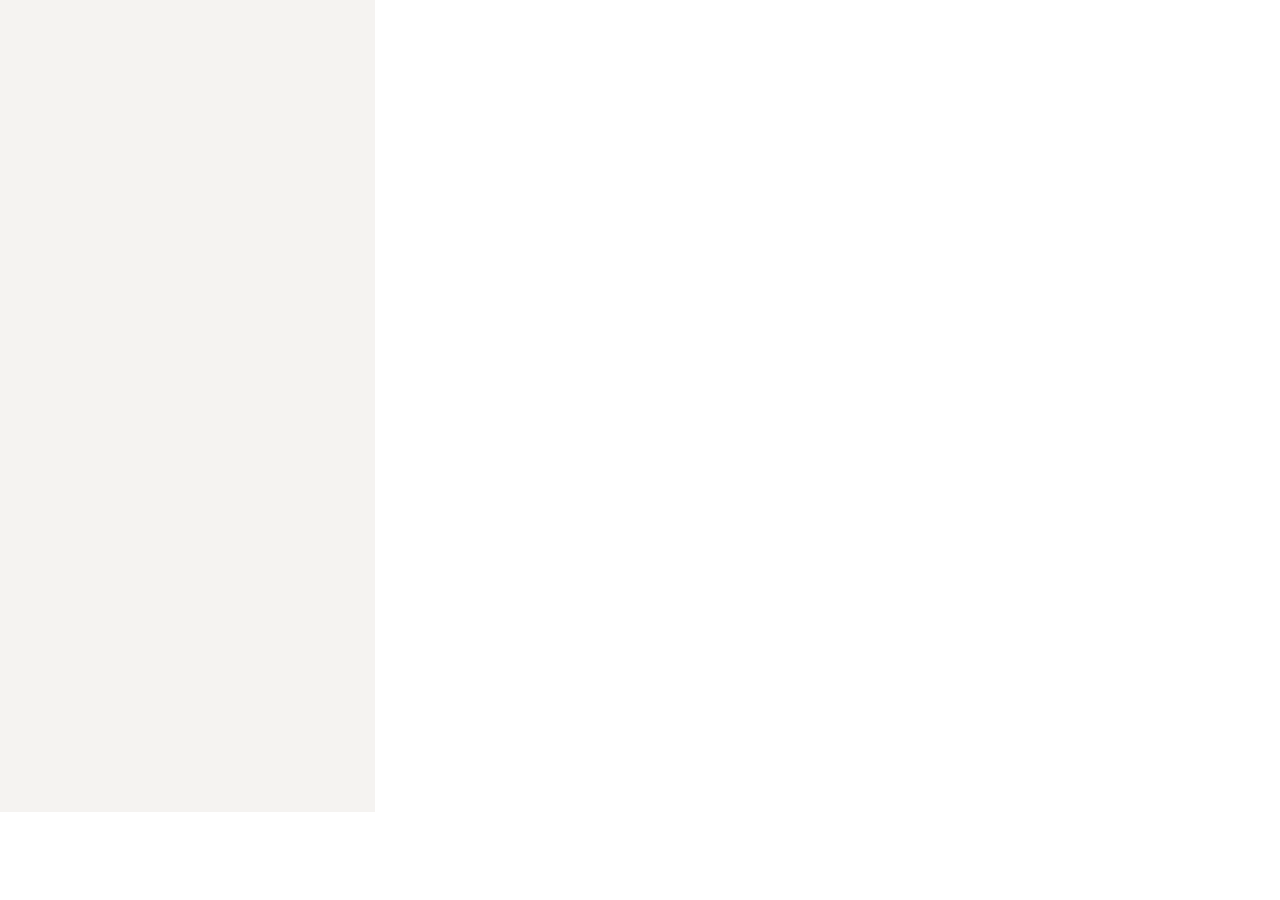
<file: work/Cooksy/pages/home.html>
<!DOCTYPE html>
<html lang="en">

<head>
    <meta charset="UTF-8">
    <meta http-equiv="X-UA-Compatible" content="IE=edge">
    <meta name="viewport" content="width=device-width, initial-scale=1.0">
    <title>Home</title>
    <link rel="stylesheet" href="../libs/reset.css">
    <link rel="stylesheet" href="../style/home.css">
    <link rel="preconnect" href="https://fonts.gstatic.com">
    <link href="https://fonts.googleapis.com/css2?family=Work+Sans:wght@200;400;500;600&display=swap" rel="stylesheet">
    <link rel="preconnect" href="https://fonts.gstatic.com">
    <link href="https://fonts.googleapis.com/css2?family=Nunito:wght@300;400&display=swap" rel="stylesheet">
    <link rel="preconnect" href="https://fonts.gstatic.com">
    <link href="https://fonts.googleapis.com/css2?family=Roboto:wght@300;400&display=swap" rel="stylesheet">
</head>

<body>
    <!-- section -->
    <section>
        <div class="animation">
            <!-- header -->
            <header>
                <h1>Cooksy</h1>
                <img src="../img/home/search-icon.svg" alt="search button">
            </header>
            <!-- main content -->
            <main>
                <!-- top card -->
                <div class="top-items">
                    <!-- left card -->
                    <div class="recip-of-the-day">
                        <div class="title">
                            <h2><span>Recipe</span><br> of the day</h2>
                            <h3>Roasted Pumpkin Soup</h3>
                        </div>
                        <div class="time-people">
                            <div class="row">
                                <img src="../img/home/clock-icon.svg" alt="time preparation">
                                <p>50 min</p>
                            </div>
                            <div class="row">
                                <img src="../img/home/plate-icon.svg" alt="number of person">
                                <p>4 ppl</p>
                            </div>
                        </div>
                        <div class="recip-illustration">
                            <img src="../img/home/roasted-pumpkin-soup.png" alt="representation of the recip">
                        </div>
                    </div>
                    <!-- right card -->
                    <div class="cook-check">
                        <div class="cook">
                            <div class="items">
                                <h2><span>Cook</span><br> like pro</h2>
                                <a href="#">Thermomix advanced<br> tips and tricks</a>
                                <img src="../img/latest/arrow-left-icon.svg" alt="button">
                            </div>
                        </div>
                        <div class="check">
                            <div class="link">
                                <a href="#"><span>Check</span><br> new updates</a>
                            </div>
                        </div>
                    </div>
                </div>
                <!-- bottom card -->
                <div class="recommendation">
                    <!-- title -->
                    <div class="name">
                        <p><span>René Redzepi</span> recommends you</p>
                    </div>
                    <!-- recipe card -->
                    <div class="recipe">
                        <div class="photo">
                            <img src="../img/home/vegan-thai-soup.jpg" alt="photo of the recipe">
                        </div>
                        <div class="description">
                            <h1>Vegan Thai Curry Soup</h1>
                            <p>Spice lovers will slurp up this soup in seconds.
                                Featuring chili powder, smoked paprika, and
                                cayenne pepper, every bowl brings the heat.
                            </p>
                        </div>
                        <div class="time-people">
                            <div class="row">
                                <img src="../img/home/clock-icon.svg" alt="time preparation">
                                <p>50 min</p>
                            </div>
                            <div class="row">
                                <img src="../img/home/plate-icon.svg" alt="number of person">
                                <p>4 ppl</p>
                            </div>
                        </div>
                    </div>
                    <!-- button //need animation need to change in simple button\\-->
                    <div class="browse-button">
                        <input type="button" value="Browse more recipes" onclick="document.location.href='#';">
                    </div>
                </div>
            </main>
        </div>
        <!-- footer -->
        <footer>
            <!-- nav bar -->
            <div class="nav-bar">
                <!-- first link active -->
                <div class="icon" id="active">
                    <img src="../img/nav-bar/inspirations-icon-white.svg" alt="">
                    <input class="active-value" type="button" value="Inspirations"
                        onclick="document.location.href='../pages/home.html';">
                </div>
                <!-- second link -->
                <div class="icon" id="my-recipes">
                    <img src="../img/nav-bar/my-recipes-icon.svg" alt="">
                    <input type="button" value="My recipes" onclick="document.location.href='../pages/latest.html';">
                </div>
                <!-- third link -->
                <div class="icon" id="cook-now">
                    <img src="../img/nav-bar/cook-now-icon-grey.svg" alt="">
                    <input type="button" value="Cook now!" onclick="document.location.href='../pages/cookin.html';">
                </div>
                <!-- fourth link -->
                <div class="icon" id="settings">
                    <img src="../img/nav-bar/settings-icon.svg" alt="">
                    <input type="button" value="Settings" onclick="document.location.href='#';">
                </div>
            </div>
        </footer>
    </section>
</body>
</html>
</file>
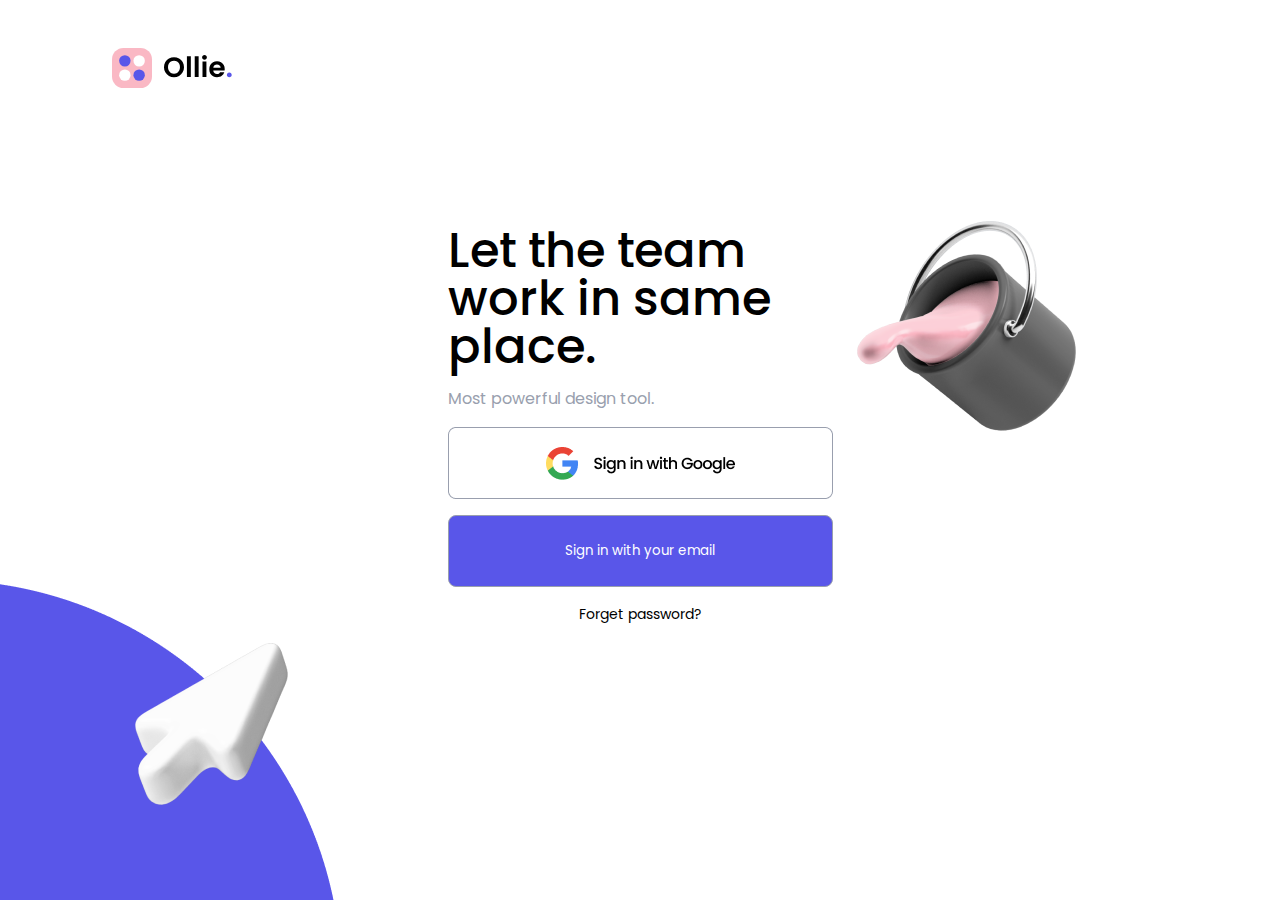
<file: work/Ollie/pages/sign-up.html>
<!DOCTYPE html>
<html lang="en">
<head>
    <meta charset="UTF-8">
    <meta http-equiv="X-UA-Compatible" content="IE=edge">
    <meta name="viewport" content="width=device-width, initial-scale=1.0">
    <title>Sign up</title>
    <link rel="stylesheet" href="../libs/reset.css">
    <link rel="stylesheet" href="../css/sign-up.css">
    <link href="https://fonts.googleapis.com/css2?family=Poppins:wght@400;500&display=swap" rel="stylesheet">

</head>
<body>
    <header>
        <img src="../img/logo.svg" alt="">
    </header>
    <section>
        <main>
            <div class="title">
                <h1>Let the team work in same place.</h1>
                <p>Most powerful design tool.</p>
            </div>
            <div class="button-column">
                <img src="../img/button-google.png" alt="" class="button-google">
                <button class="button-blue">Sign in with your email</button>
            </div>
            <div class="forget-password">
                <a href="#">Forget password?</a>
            </div>
        </main>
    </section>
    <div class="background">
        <img src="../img/background-sign-up.png" alt="">
    </div>
</body>
</html>
</file>
<file: work/Bavoo/css/style.css>
body {
    font-family: 'Montserrat', sans-serif;
    scroll-behavior: smooth;
}

.container {
    height: 100vh;
}

header {
    width: 1440px;
    margin: 0 auto;
    display: flex;
    align-items: center;
    justify-content: space-between;
}

.header__nav-bar ul {
    display: flex;
}

.header__nav-bar li {
    margin: 0 40px 0;
    display: flex;
    align-items: center;
    justify-content: center;
}

.header__nav-bar a {
    font-weight: 500;
    font-size: 20px;
    line-height: 118.5%;
    color: #232938;
}

.header__nav-bar #active {
    font-weight: 700;
    color: #403289;
}

.header__btn {
    filter: drop-shadow(0px 10px 20px rgba(255, 103, 255, 0.1));
    width: 137.5px;
    height: 46.25px;
    border: none;
    border-radius: 37.5px;
    background-color: #FF67FF;
}

.header__btn a {
    color: #FFFFFF;
}

main {
    width: 1440px;
    margin: 158px auto 0;
    background-image: url('../img/background-illustration.png');
    background-repeat: no-repeat;
    background-size: contain;
    background-position: right;
    margin-bottom: 110px;
}

.main__left {
    max-width: 595px;
}

h1 {
    font-size: 68.75px;
    line-height: 118.5%;
    color: #232938;
    font-weight: 700;
    margin-bottom: 35px;
}

.main__left p {
    font-weight: 500;
    font-size: 27.5px;
    line-height: 34px;
    color: rgba(35, 41, 56, 0.7);
    margin-bottom: 70px;
}

.main__left span {
    font-weight: 600;
    color: #403289;
}

.left__btn-row button:nth-child(1) {
    background: #403289;
    box-shadow: 0px 10px 20px rgba(64, 50, 137, 0.1);
    border-radius: 75px;
    width: 213.75px;
    height: 72.5px;
    border: none;
    font-weight: 500;
    font-size: 22.5px;
    line-height: 27px;
    color: #FFFFFF;
    margin-right: 35px;
}

.left__btn-row button:nth-child(2) {
    border: 4.375px solid #403289;
    box-sizing: border-box;
    filter: drop-shadow(0px 10px 20px rgba(64, 50, 137, 0.1));
    border-radius: 75px;
    width: 270px;
    height: 72.5px;
    font-weight: 500;
    font-size: 22.5px;
    line-height: 27px;
    color: #403289;
}

footer {
    width: 1440px;
    margin: 0 auto;
    display: flex;
    justify-content: center;
}

footer p {
    font-weight: 500;
    font-size: 16.25px;
    line-height: 118.5%;
    color: #232938;
}

/* responsive */ 

@media screen {
    
}
</file>
<file: work/Cooksy/style/site.css>
html {
    scroll-behavior: smooth;
}

/* body + font */
body {
    font-family: 'Work Sans', sans-serif;
    min-height: 100vh;
    --page-load-time: 0.5s;
}

/*style of the section, header + main + footer */
section {
    display: flex;
    flex-direction: column;
    text-align: center;
    width: 375px;
    height: 812px;
    background: linear-gradient(0deg, #F5F3F1, #F5F3F1), #FFFFFF;
    overflow-y: scroll;
}

/* style of the header */
header {
    margin-top: 52px;
}

header h1 {
    font-weight: 600;
    font-size: 24px;
    line-height: 108%;
    color: #1C0F13;
}

.animation {
    animation: page-load var(--page-load-time) ease-in-out;
    animation-fill-mode: forwards;
    transform: translateY(-100%);
}

@keyframes page-load {
    0% {
        transform: translateY(-100%);
    }

    100% {
        transform: translateY(0);
    }
}

/* style of the main content */
main {
    margin-bottom: 148px;
}

main img {
    margin: 145px auto 66px auto;
}

main h2 {
    margin-bottom: 10px;
    font-weight: 600;
    font-size: 30px;
    line-height: 35px;
    color: #1C0F13;
}

main p {
    font-weight: normal;
    font-size: 17px;
    line-height: 23px;
    color: #1C0F13;
}

/* footer button */
footer input {
    text-align: center;
    width: 315px;
    height: 51px;
    font-weight: 600;
    border: none;
    border-radius: 8px;
    font-size: 18px;
    line-height: 26px;
    color: #FFFFFF;
    background: #1C0F13;
}
</file>
<file: work/Huff/css/app.css>
body {
  font-family: 'PT Sans', sans-serif;
  height: 100vh;
  width: 100%;
}

.checkbtn{
  cursor: pointer;
}

#check{
  display: none;
}

nav {
  display: flex;
  flex-direction: row-reverse;
}

@media (max-width: 858px){
  .checkbtn{
    display: block;
  }
  
  nav ul{
    position: fixed;
    width: 100%;
    height: 100vh;
    top: 0;
    background: #2c3e50;
    left: -100%;
    transition: all 0.5s ease-out;
    z-index: 999;
  }

  nav ul li{
    display: block;
  }

  #check:checked ~ ul{
    left: 0;
  }

}




























.flex-jc-sb {
  display: flex;
  justify-content: space-between;
}

.flex-ai-c {
  display: flex;
  align-items: center;
}

.container-grid {
  height: 100%;
  width: 100%;
  display: grid;
  grid-template-columns: 100%;
  grid-template-rows: auto 1fr auto;
}

.header {
  grid-column: 1;
  background-color: #ff2424;
  font-weight: 700;
  align-items: center;
  padding: 30px 0 30px 60px;
}

nav a {
  color: #fff;
}

nav li {
  padding: 0 26px;
  display: inline-block;
}

nav li:last-child {
  padding-right: 60px;
}

#hamburger {
  background-color: #fff;
  height: 50px;
  width: 50px;
  border-radius: 50%;
  color: #111;
  border: none;
  display: flex;
  align-items: center;
  justify-content: center;
}

#hamburger span {
  background-color: #111;
  border-radius: 50%;
  width: 3px;
  height: 3px;
  margin: auto 2px;
}

main {
  padding: 100px 250px 135px 250px;
}

label {
  color: #ff2424;
  font-size: 13px;
  font-weight: 700;
  letter-spacing: 2px;
}

h1 {
  font-weight: 700;
  font-size: 80px;
  line-height: 100px;
  padding-top: 38px;
  padding-bottom: 82px;
}

.tag {
  display: flex;
  align-items: center;
}

.tag p {
  font-size: 13px;
  color: #808080;
  padding-right: 32px;
}

.btn-grey {
  display: inline-block;
  width: 96px;
  height: 42px;
  font-size: 11px;
  font-weight: 700;
  line-height: 42px;
  margin: 0 10px;
  border-radius: 20px;
  text-align: center;
  color: #000;
  background-color: #f5f5f5;
}

.tag {
  padding-bottom: 40px;
}

.main__header>p {
  font-size: 30px;
  line-height: 45px;
  font-weight: 700;
  padding-bottom: 50px;
}

.author p {
  color: #000;
  font-size: 13px;
  margin-left: 10px;
}

.article-1__p1 {
  padding: 94px 100px 75px 100px;
}

.article-1__p2 {
  padding: 90px 100px 60px 100px;
}

h2 {
  font-size: 25px;
  line-height: 35px;
  font-weight: 700;
  padding-bottom: 30px;
}

.article-1 p,
.article-2 p {
  font-size: 16px;
  line-height: 25px;
}

.article-1 p:nth-child(2) {
  padding-bottom: 20px;
}

.article-1 p:nth-child(3) {
  padding-bottom: 35px;
}


.article__photo {
  position: relative;
  display: flex;
  flex-direction: column;

}

.article__photo img {
  width: 100%;
  height: auto;
}

figcaption {
  position: absolute;
  bottom: 0;
  left: 0;
  padding: 20px;
  z-index: 1;
  color: #fff;
}

.article-2 {
  padding: 0 100px;
}

.article-2 :nth-child(2) {
  padding-bottom: 30px;
}

.article-2 :nth-child(3) {
  padding-bottom: 68px;
}

blockquote {
  border-left: 4px solid #ff2424;
}

.ft-20 p {
  color: #808080;
  line-height: 30px;
  font-size: 20px;
  font-style: italic;
  font-weight: 400;
  padding: 10px 0 10px 35px;
}

.article-2 :nth-child(5) {
  padding-top: 80px;
  padding-bottom: 30px;
}

.article-2 ul li::before {
  content: "\2022";
  color: #ff2424;
  font-weight: bold;
  display: inline-block;
  width: 1em;
  margin-left: -1em;
}

.article-2 .list li {
  padding-bottom: 30px;
}

footer {
  grid-column: 1;
  background-color: #111111;
  display: flex;
  flex-direction: column;
  align-items: flex-start;
  padding: 60px 250px 92px 250px;

}

footer img {
  padding-bottom: 64px;
}

.footer__link {
  display: flex;
  align-items: center;
  flex-wrap: wrap;
}

.footer__link ul {
  width: 120px;
  height: auto;
  margin-right: 180px;
  margin-top: 16px;
}

.footer__link a {
  font-size: 13px;
  line-height: 25px;
  color: #808080;
}

@media screen and (max-width: 1200px) {
  main {
    padding: 100px 5% 135px 5%;
  }

  footer {
    padding: 60px 5% 92px 5%;
  }

  .ft-20 p {
    line-height: 25px;
    font-size: 16px;
  }
}

@media screen and (max-width: 1000px) {
  .header {
    display: flex;
    flex-direction: column;
    align-items: flex-start;
  }

  .header nav {
    align-self: center;
    padding-top: 25px;
  }

  h1 {
    font-size: 40px;
    line-height: 60px;
  }

  .main__header>p {
    font-size: 20px;
  }
}

@media screen and (max-width:600px) {

  .article-1__p1,
  .article-1__p2,
  .article-2 {
    padding-right: 5%;
    padding-left: 5%;
  }
}
</file>
<file: work/Ollie/css/style.css>
body {
    font-family: "Poppins", sans-serif;
    scroll-behavior: smooth;
}

/* section 1 */
.sec-1 {
    width: 1213px;
    height: 100vh;
    margin: 0 auto;
}

/* section 1 header */
header {
    display: flex;
    align-items: center;
    margin-top: 3rem;
    /* 32px */
    width: 100%;
}

/* header nav */
nav {
    display: flex;
    align-items: center;
    justify-content: space-between;
    width: 100%;
}

nav ul {
    display: flex;
}

nav ul a {
    font-weight: 500;
    font-size: 16px;
    line-height: 150%;
    margin-left: 3.25rem;
    /* 52px */
    color: #999FAE;
}

nav .button-img {
    margin-left: 0.5rem;
    /* 8 px */
}

nav .active {
    border-bottom: 1px solid #5956E9;
    color: #000000;
}

/* header nav right */
.nav__right {
    display: flex;
}

.button-search {
    outline: none;
    border: none;
    cursor: pointer;
    background-color: #ffff;
    margin-right: 1.5rem;
}

/* compenent button pink */
.button-pink {
    display: flex;
    justify-content: center;
    align-items: center;
    width: 179px;
    height: 72px;
    border-radius: 8px;
    border: none;
    font-size: 16px;
    line-height: 100%;
    font-weight: 500;
    cursor: pointer;
    color: #000000;
    background-color: #FAB8C4;
}

/* section 1 main */
main {
    background-image: url('../img/background-home.png');
    background-repeat: no-repeat;
    background-position: right;
    background-size: contain;
    margin-top: 4.875rem;
    /* 78px */
}

.container-left {
    display: flex;
    flex-direction: column;
    max-width: 488px;
}

main h1 {
    font-weight: 500;
    font-size: 80px;
    line-height: 100%;
    margin: 1.875rem 0 1.5rem 0;
    /* 30px 0 24px left */
}

main h2 {
    font-weight: normal;
    font-size: 18px;
    line-height: 133%;
    margin-bottom: 1.5rem;
    /* 24px */
    color: #999FAE;
}

/* button container left */
.button-row {
    display: flex;
    align-items: center;
}

.button-row img {
    margin: 0 1rem 0 1.5rem;
    /* top right bottom left */
}

.button-row a:nth-child(3) {
    color: #999FAE;
}

.container-left__instruction {
    font-size: 16px;
    line-height: 150%;
    margin-top: 4rem;
    /* 104px */
    color: #999FAE;
}

/* section 2 */
.sec-2 {
    overflow: hidden;
    background-image: url('../img/background-sec-2.png');
    background-repeat: no-repeat;
    background-size: contain;
    margin: 0 auto;
    background-color: #000000;
    width: 1213px;
    height: 1160px;
}

/* container for section 2 bakcground */
.container-sec-2 {
    background-color: #000000;
}

/* section 2 header */
.sec-2__header {
    max-width: 850px;
    margin: 15.313rem 0 15rem 21.875rem;
    /* 245px 0 240px 350px */
}

.sec-2__header h2 {
    font-weight: 500;
    font-size: 80px;
    line-height: 100%;
    margin-bottom: 1.5rem;
    /* 24px */
    color: #FFFFFF;
}

.sec-2__header p {
    font-weight: normal;
    font-size: 18px;
    line-height: 133%;
    color: #FFFFFF;
    opacity: 0.5;
}

/* container bottom items in section 2 */
.bottom-container {
    display: flex;
    justify-content: space-between;
}

/* left slider */
.sec-2__slider {
    display: flex;
    flex-direction: column;
    align-items: flex-start;
}

.slider__number {
    margin-bottom: 4rem;
    /* 64px */
}

.slider__button {
    display: flex;
}

/* compenent button circle */
.slider__button .button-circle {
    display: flex;
    /*center the arrow */
    align-items: center;
    justify-content: center;
    text-align: center;
    outline: none;
    width: 40px;
    height: 40px;
    border-radius: 50%;
    border: none;
    cursor: pointer;
    margin-right: 1.063rem;
    /* 17px */
    background: #5956E9;
}

.slider__button button:nth-child(1) {
    border: 1px solid rgba(255, 255, 255, 0.5);
    background-color: black;
}

/* features */
.sec-2__features {
    display: flex;
    justify-content: flex-end;
}


.sec-2__features h3 {
    font-size: 24px;
    line-height: 133%;
    margin-bottom: 1rem;
    /* 16px */
    color: #FFFFFF;
}

.sec-2__features p,
.sec-2__features a {
    font-size: 16px;
    line-height: 150%;
    color: #FFFFFF;
    margin-bottom: 1rem;
    /* 16px */
    opacity: 0.5;
}

.sec-2__features a:hover {
    opacity: 1;
}

.features__card {
    width: 384px;
    height: 256px;
}

.features__card img {
    margin-bottom: 2rem;
    /* 32px */
}


/* footer */
footer {
    display: flex;
    flex-direction: column;
    margin: 0 auto;
    width: 1213px;
    height: 512px;
}


.footer__items {
    display: flex;
    margin: 6rem 0 8.5rem;
    /*96px 0 136px */
}

.items__logo {
    margin-right: 10.438rem;
    /* 167px */
}

/* footer link list */
.items__links {
    display: flex;
}

.items__links a {
    font-size: 16px;
    line-height: 150%;
    color: #000000;
}

.items__links span {
    display: inline-block;
    font-size: 16px;
    line-height: 150%;
    margin-bottom: 2.4rem;
    /* 38px */
    color: #999FAE;
}

.items__links li {
    margin-bottom: 1.563rem;
    /* 25px */
}

.items__links ul {
    margin-right: 7.813rem;
    /* 125px */
}

.footer__bottom {
    display: flex;
    justify-content: space-between;
    padding-bottom: 3.5rem;
    /* 56px */
}

.footer__bottom a {
    color: #000000;
}

/* responsive extra large devices */

@media screen and (max-width: 1229px) {

    .container-sec-1 {
        height: 100vh;
    }

    .sec-1 {
        width: 90%;
        height: 100%;
    }

    header {
        width: 100%;
    }

    main {
        height: 85%;
        background-size: 65%;
        background-position-y: top;
    }

    .container-sec-2 {
        width: 100%;
    }

    .sec-2 {
        width: 90%;
        height: auto;
    }

    .bottom-container {
        margin-bottom: 13rem;
    }

    footer {
        width: 90%;
    }

}

/* responsive large devices */

@media screen and (max-width: 992px) {

    header {
        align-items: flex-start;
    }

    nav {
        flex-direction: column-reverse;
        align-items: flex-start;
    }

    .menu a,
    .items h2,
    .button-row a,
    .container-left__instruction p,
    .sec-2__header p,
    .sec-2__features p,
    .sec-2__features a,
    .items__links span {
        font-size: 0.9em;
    }

    .button-pink {
        font-size: 0.9em;
    }

    .nav__right {
        align-self: flex-end;
    }

    main h1,
    .sec-2__header h2 {
        font-size: 4em;
    }

    main {
        background-size: 50%;
        background-position: 100% 15%;
    }

    .sec-2__header {
        margin: 15rem 0 10rem 10rem;
    }

    .sec-2__features {
        flex-direction: column;
    }

    .features__card {
        display: flex;
        flex-direction: column;
        align-items: flex-start;
    }

    .features__card img {
        align-self: center;
    }

    .sec-2__slider {
        justify-content: center;
    }

    .footer__items {
        flex-direction: column;
    }

    .items__logo {
        margin-bottom: 1rem;
    }

    .button-img {
        display: none;
    }
}

/* responsive small device */

@media screen and (max-width: 600px) {

    header {
        flex-direction: column;
    }

    .nav__right .button-pink,
    .button-row .button-pink,
    .sec-2__header p {
        width: 119px;
        height: 48px;
        font-size: 0.8em;
    }

    main h1 {
        font-size: 2em;
        text-align: center;
    }

    header {
        width: 100%;
    }

    .menu {
        width: 100%;
    }

    nav ul a {
        margin-left: 1rem;
    }

    main {
        background-image: none;
    }

    .container-left {
        align-items: center;
        max-width: 100%;
    }

    .items {
        display: flex;
        flex-direction: column;
        align-items: center;
    }

    .sec-2__header h2 {
        font-size: 2em;

    }

    .sec-2__features h3 {
        font-size: 1em;
    }

    .sec-2__header {
        margin: 15rem auto 10rem;
        text-align: center;
        display: flex;
        flex-direction: column;
        align-items: center;

    }

    .bottom-container {
        flex-direction: column;
        align-items: center;
    }

    .features__card {
        align-items: center;
        width: 100%;
    }

    .features__card p {
        text-align: center;
        font-size: 0.8em;
    }

    .sec-2__slider {
        align-items: center;
        margin-bottom: 1rem;
    }

    .items__links ul {
        margin-right: 2rem;
    }
}
</file>
<file: work/Spotify/style/style.css>
@media (min-width: 1920px) {

    body {
        height: auto;
        width: 100%;
    }
}

/* body */
body {
    font-family: 'Rubik', sans-serif;
}

/* scroll bar style */
::-webkit-scrollbar {
    display: none;
}


/* section 1 */

section {
    display: flex;
    flex-direction: row;
    width: 100%;
    background-color: #181818;
}

/* aside  */
aside {
    flex-flow: wrap column;
    width: 330px;
    background: linear-gradient(0deg, #121212, #121212), #F1F1F1;
    color: #F1F1F1;
}

aside .nav-bar ul {
    display: flex;
    flex-flow: wrap column;
}

aside .nav-bar img {
    margin-right: 29px;
    margin-left: 28px;
}

aside .nav-bar #liked {
    padding-bottom: 5px;
    margin-right: 22px;
}

aside .nav-bar button {
    display: flex;
    flex-flow: wrap row;
    align-items: center;
    width: 250px;
    height: 55px;
    border: none;
    background: linear-gradient(0deg, #121212, #121212), #F1F1F1;
    color: #F1F1F1;
    font-weight: 300;
    font-size: 24px;
    line-height: 28px;
    margin-left: 25px;
    margin-bottom: 21px;
}

aside .nav-bar .active {
    background: rgba(29, 185, 84, 0.15);
    border-radius: 10px;
    margin-top: 50px;
}

aside .nav-bar li {
    display: flex;
    flex-flow: wrap row;
    align-items: center;
}

aside .library-field {
    display: flex;
    flex-flow: wrap column;
    margin-left: 40px;
}

aside .library-field p {
    color: #C4C4C4;
    font-weight: 300;
    font-size: 18px;
    line-height: 21px;
    margin-bottom: 17px;
}

aside .library-field a {
    color: #F1F1F1;
    font-weight: 500;
    font-size: 24px;
    line-height: 28px;
}

aside .library-field li {
    margin-bottom: 20px;
}


aside .playlist-field {
    display: flex;
    flex-flow: wrap column;
}

aside .playlist-field p {
    margin-top: 20px;
    font-weight: 300;
    font-size: 18px;
    line-height: 21px;
    color: #C4C4C4;
    margin-bottom: 20px;
    margin-left: 40px;
}

aside .playlist-field button {
    display: flex;
    flex-flow: wrap row;
    align-items: center;
    background-color: #333333;
    border-radius: 10px;
    border: none;
    width: 250px;
    height: 46px;
    margin-left: 20px;
    font-weight: normal;
    font-size: 20px;
    line-height: 24px;
    text-transform: uppercase;
    color: #F1F1F1;
    margin-bottom: 15px;
}

aside .playlist-field img {
    margin-left: 20px;
    margin-right: 17px;
    padding-bottom: 1px;
}

aside .playlist-field li {
    margin-left: 40px;
    font-style: normal;
    font-weight: 500;
    font-size: 24px;
    line-height: 28px;
    margin-bottom: 15px;

}

aside .playlist-field ul {
    margin-bottom: 50px;
}

aside .bluetooth-field {
    display: flex;
    flex-flow: wrap column;
    justify-content: center;
    align-items: center;
    width: 330px;
    height: 110px;
    background-color: #1DB954;
    color: #F1F1F1;
}

aside .bluetooth-field .listening {
    display: flex;
    flex-flow: wrap row;
    align-items: center;
}

aside .bluetooth-field button {
    color: #F1F1F1;
    background-color: #1DB954;
    border: none;
    font-style: normal;
    font-weight: 500;
    font-size: 24px;
    line-height: 28px;
}

/* container  */

.container {
    display: flex;
    flex-flow: wrap column;
}

/* header style */

header {
    display: flex;
    flex-flow: wrap row;
    align-items: center;
    width: 1590px;
    margin-top: 20px;
}

header .skip-button {
    display: flex;
    flex-flow: wrap row;
    justify-content: center;
    align-items: center;
    background-color: #121212;
    width: 120px;
    height: 50px;
    border-radius: 6px;
    margin-left: 80px;
    margin-right: 116px;
}

header .skip-button button {
    background-color: #121212;
    border: none;
}

header .search-bar {
    display: flex;
    flex-flow: wrap row;
    justify-content: space-between;
    width: 600px;
    height: 50px;
    background-color: #121212;
    margin-right: 125px;
}

header .search-bar img {
    margin-left: 20px;
}
header .search-bar input {
    width: 550px;
    height: 50px;
    border: none;
    background-color: #121212;
    font-weight: 300;
    font-size: 24px;
    line-height: 28px;
}

header .user {
    display: flex;
    flex-flow: wrap row;
    align-items: center;
    font-weight: 300;
    font-size: 24px;
    line-height: 28px;
    color: #F1F1F1;
    margin-right: 80px;
}

header .user img {
    margin-right: 19px;
}

header .user span {
    margin-right: 76px;
}

header .title-bar {
    display: flex;
    flex-flow: wrap row;
    align-items: center;
    margin-right: 35px;
}

header .title-bar img:nth-child(1) {
    margin-right: 48px;
}
header .title-bar img:nth-child(2) {
    margin-right: 43px;
}



/* Main */

main .title h1 {
    color: #F1F1F1;
    font-weight: normal;
    font-size: 36px;
    line-height: 43px;
    margin: 60px 0 30px 80px;
}

/* Recentrly played style */
main .recently-played {
    display: flex;
    flex-flow: wrap row;
    margin: 0 80px 48px 80px;
}

.recently-played .card {
    max-width: 200px;
    margin: 0 60px 0 0;
}

.recently-played h2 {
    color: #F1F1F1;
    font-weight: normal;
    font-size: 24px;
    line-height: 28px;
    margin: 15px 0 7px 0;
}

.recently-played p {
    color: #646464;
    font-weight: normal;
    font-size: 18px;
    line-height: 21px;
}

/* friends activity style */

main .friends-activity{
    margin: 0 211px 101px 80px;
    color: #F1F1F1;
    font-weight: normal;
    font-size: 36px;
    line-height: 43px;
}

main .friends-activity .header {
    display: flex;
    flex-flow: wrap row;
    align-items: center;
    justify-content: space-between;
    margin-bottom: 27px;
}

.friends-activity .header button {
    border: none;
    background-color: #333333;
    border-radius: 10px;
    width: 160px;
    height: 40px;
    font-weight: 300;
    font-size: 20px;
    line-height: 24px;
    color: #F1F1F1;
    margin-right: 50px;
}

.friends-activity .slide-bar {
    display: flex;
    flex-flow: wrap row;
    align-items: center;
}

.friends-activity .friend-card {
    display: flex;
    flex-flow: wrap row;
    align-items: center;
    justify-content: space-between;
}

/* friend card style */

.friend-card .card .name {
    display: flex;
    flex-flow: wrap row;
    align-items: center;
    max-width: 262px;
    margin-bottom: 20px;
}

.friend-card .card .name p {
    margin: 0 90px 0 17px;
}

.friend-card p {
    font-weight: normal;
    font-size: 24px;
    line-height: 28px;
    color: #F1F1F1;
}

.friend-card .song-played img {
    margin-right: 14px;
}

.friend-card span {
    font-weight: normal;
    font-size: 18px;
    line-height: 21px;
    color: #646464;
    margin: 5px 0;
}

/* song played style */

.friend-card .song-played {
    display: flex;
    flex-flow: wrap row;
    align-items: center;
}

.song-played .song-name {
    display: flex;
    flex-flow: wrap column;

}

/* new release style */

main .new-releases {
    font-weight: normal;
    font-size: 36px;
    line-height: 43px;
    color: #F1F1F1;
    margin: 101px 0 66px 80px;
}

/* footer */

footer {
    display: flex;
    flex-flow: wrap row;
    justify-content: space-between;
    width: 1920px;
    height: 100px;
    background-color: #121212;
    font-weight: normal;
}

footer .currently-listening {
    display: flex;
    flex-flow: wrap row;
    align-items: center;
}

.liked-button button {
    background-color: #121212;
    border: none;
    margin-left: 24px;
    margin-right: 29px;
}

.currently-listening .song-info p {
    font-size: 24px;
    line-height: 28px;
    color: #F1F1F1;
    margin-bottom: 8px;
}

.song-info span {
    font-size: 18px;
    line-height: 21px;
    color: #646464;
}

.song-progression {
    display: flex;
    flex-flow: wrap column;
    justify-content: center;
}

.song-progression .button {
    display: flex;
    flex-flow: wrap row;
    justify-content: center;
    align-items: center;
    margin-left: 170px;

}

.song-progression .button button:nth-child(1) {
    margin-right: 61px;
}

.song-progression .button button:nth-child(2) {
    margin-right: 65px;
}

.song-progression .button button:nth-child(3) {
    margin-right: 64px;
}

.song-progression .button button:nth-child(4) {
    margin-right: 60px;
}

.song-progression button {
    background-color: #121212;
    border: none;
}

.progression-bar {
    display: flex;
    flex-flow: wrap row;
    align-items: center;
    font-size: 18px;
    line-height: 21px;
    color: #C4C4C4;
    margin-top: 10px;
    padding-left: 150px;
}
.progression-bar p {
    margin: 0 10px;
}

.volume-bar {
    display: flex;
    flex-flow: wrap row;
    align-items: center;
}

.volume-bar button {
    border: none;
    background-color: #121212;
    margin-right: 40px;
}

.volume-bar button:nth-child(3){
    margin-right: 40px;
}
</file>
<file: work/Cooksy/style/cookin.css>
html {
    scroll-behavior: smooth;
}

body {
    font-family: 'Work Sans', sans-serif;
    min-height: 100vh;
}

section {
    overflow-x: hidden;
    width: 375px;
    height: 812px;
    background: linear-gradient(0deg, #F5F3F1, #F5F3F1), #FFFFFF;
    overflow-y: scroll;
}

header {
    text-align: center;
    margin: 48px auto 52px;
    width: 299px;
    height: 26px;
    font-weight: 600;
    font-size: 18px;
    line-height: 144%;
    color: #1C0F13;
}

main .recipe {
    overflow-x: hidden;
    margin: 0 auto;
    width: 325px;
    height: 244px;
    border-radius: 8px;
    background: #FFFFFF;
}

.recipe .header {
    display: flex;
    justify-content: space-between;
    margin: 25px;
    font-weight: normal;
    font-size: 12px;
    line-height: 183%;
    color: #1C0F13;
}

.header .bluetooth {
    display: flex;
    align-items: center;
}

.recipe .instructions {
    margin: 0 27px 25px;
}

.instructions h2 {
    font-weight: 500;
    font-size: 18px;
    line-height: 122%;
    color: #1C0F13;
}

.instructions p {
    font-weight: 300;
    font-size: 16px;
    line-height: 137%;
    color: #1C0F13;
}

.instructions span {
    font-weight: 400;
}

footer {
    position: fixed;
    bottom: 0;
    width: 375px;
    height: 104px;
    background: radial-gradient(223.73% 100% at 49.87% 100%, #F5F3F1 76.81%, rgba(245, 243, 241, 0) 100%);
}

footer .nav-bar {
    display: flex;
    align-items: center;
    margin: 0 auto;
    width: 345px;
    height: 63px;
    font-weight: normal;
    font-size: 12px;
    line-height: 16px;
    border-radius: 12px;
    box-shadow: 0px 3px 10px rgba(0, 0, 0, 0.05);
    color: rgba(28, 15, 19, 0.9);
    background: #FFFFFF;
}

footer .icon {
    display: flex;
    flex-direction: column;
    align-items: center;
    justify-content: center;
    font-weight: normal;
    font-size: 12px;
    line-height: 16px;
    color: rgba(28, 15, 19, 0.9);
}

footer input {
    border: none;
    font-weight: normal;
    font-size: 12px;
    line-height: 16px;
    color: rgba(28, 15, 19, 0.9);
    background: #FFFFFF;
}

footer #active {
    display: flex;
    flex-direction: column;
    align-items: center;
    justify-content: center;
    margin: 6px 9px 6px 10px;
    width: 81px;
    height: 51px;
    font-size: 12px;
    line-height: 16px;
    border-radius: 8px;
    color: #FFFFFF;
    background-color: #1C0F13;

}

footer #active img {
    margin-bottom: 5px;
}

footer .active-value {
    font-weight: normal;
    font-size: 12px;
    line-height: 16px;
    color: #FFFFFF;
    background: #1C0F13;
}

footer #inspirations {
    margin: 13.49px 16px 11px 14px;
}

footer #inspirations img {
    margin-bottom: 5.25px;
}

footer #my-recipes {
    margin: 14.06px 10px 11px 0;
}

footer #my-recipes img {
    margin-bottom: 7.49px;
}

footer #settings {
    margin: 13.25px 14px 11px 0;
}

footer #settings img {
    margin-bottom: 5px;
}
</file>
<file: work/Cooksy/style/home.css>
html {
    scroll-behavior: smooth;
}

body {
    font-family: 'Work Sans', sans-serif;
    min-height: 100vh;
    --page-load-time: 0.5s;
    --footer-load-time: 0.5s;

}

section {
    overflow-x: hidden;
    width: 375px;
    height: 812px;
    background: linear-gradient(0deg, #F5F3F1, #F5F3F1), #FFFFFF;
    overflow-y: scroll;
}

header {
    display: flex;
    justify-content: space-between;
    margin: 52px 30px 64px 30px;
    font-weight: 600;
    font-size: 24px;
    line-height: 108%;
    color: #1C0F13;
}


.animation {
    animation: page-load var(--page-load-time) ease 200ms;
    animation-fill-mode: forwards;
    transform: translateY(500%);
}

footer {
    position: fixed;
    bottom: 0;
    width: 375px;
    height: 104px;
    background: radial-gradient(223.73% 100% at 49.87% 100%, #F5F3F1 76.81%, rgba(245, 243, 241, 0) 100%);
    animation: footer-load var(--footer-load-time) ease-in-out;
    animation-fill-mode: forwards;
    transform: translateX(-100%);

}

@keyframes footer-load {
    0% {
        transform: translateX(-100%);
    }

    100% {
        transform: translateX(0);
    }

}

@keyframes page-load {
    0% {
        transform: translateY(500%);
    }

    100% {
        transform: translateY(0);
    }
}

.browse-button:hover {

}


/* slide */
.top-items {
    display: flex;
    flex-wrap: nowrap;
    overflow-x: auto;
}

::-webkit-scrollbar {
    display: none;
}

.recip-of-the-day,
.cook-check {
    flex: 0 0 auto;
}

.recip-of-the-day {
    display: flex;
    flex-direction: column;
    align-items: flex-start;
    margin-left: 25px;
    width: 243px;
    height: 334px;
    border-radius: 8px;
    background: #FFFFFF;
}

.recip-of-the-day .title {
    margin: 25px 25px 5px 25px;
}

.recip-of-the-day h2 {
    margin-bottom: 25px;
    font-weight: 200;
    font-size: 32px;
    line-height: 38px;
    color: #1C0F13;
}

.recip-of-the-day span {
    font-weight: 600;
}

.recip-of-the-day h3 {
    font-weight: 500;
    font-size: 16px;
    line-height: 22px;
    color: #1C0F13;
}

.time-people {
    display: flex;
    margin: 0px 92px 15px 25px;
    width: 193px;
    font-weight: 300;
    font-size: 14px;
    line-height: 20px;
    color: rgba(28, 15, 19, 0.45);
}

.time-people .row {
    display: flex;
}

.row img {
    margin-right: 7px;
}

.row p {
    margin-right: 12px;
}

.recip-of-the-day .recip-illustration img {
    margin-left: 25px;
}

.cook-check {
    display: flex;
    flex-flow: wrap column;
}

.cook-check a {
    color: #1C0F13;
}

.cook .items {
    margin: 25px;
}

.cook {
    margin: 15px 0 15px 15px;
    width: 243px;
    height: 195px;
    border-radius: 8px;
    background: #FFFFFF;
}

.cook img {
    transform: rotate(180deg);
}

.cook h2 {
    margin-bottom: 25px;
    font-size: 32px;
    line-height: 38px;
    font-weight: 200;
    color: #1C0F13;
}

.cook span {
    font-weight: 600;
}

.cook a {
    font-weight: 500;
    font-size: 16px;
    line-height: 137%;
}

.check {
    margin-left: 15px;
    width: 243px;
    height: 126px;
    border-radius: 8px;
    font-weight: 300;
    font-size: 32px;
    line-height: 38px;
    color: #1C0F13;
    background: #FFFFFF;
}

.check span {
    font-weight: 600;
}

.check .link {
    margin: 25px;
}

/* recipe */

.recommendation {
    display: flex;
    flex-direction: column;
    margin: 64px 25px 32px 25px;
}

.recommendation .name {
    margin-bottom: 15px;
}

.recommendation .name p {
    font-weight: 300;
    font-size: 32px;
    line-height: 38px;
    color: #1C0F13;
}

.recommendation .name span {
    font-weight: 600;
}

.recipe {
    display: flex;
    flex-direction: column;
    margin-bottom: 14px;
    width: 325px;
    height: 433px;
    border-radius: 8px;
    background: #FFFFFF;

}

.recipe .photo {
    margin: 25px 25px 15px 25px
}

.recipe .description {
    color: #1C0F13;
    margin: 0 25px 35px 25px;
    max-width: 275px;
}

.recipe .description h1 {
    margin-bottom: 15px;
    font-weight: 500;
    font-size: 18px;
    line-height: 122%;
}

.recipe .description p {
    font-size: 16px;
    line-height: 137%;
}

.browse-button {
    margin: 0 auto;
}

.browse-button input {
    margin-bottom: 144px;
    box-sizing: border-box;
    width: 315px;
    height: 51px;
    font-weight: 600;
    font-size: 18px;
    line-height: 144%;
    color: #1C0F13;
    border: 1.4px solid #1C0F13;
    border-radius: 8px;
    background-color: #F5F3F1;
}




footer .nav-bar {
    display: flex;
    align-items: center;
    margin: 0 auto;
    width: 345px;
    height: 63px;
    border-radius: 12px;
    font-weight: normal;
    font-size: 12px;
    line-height: 16px;
    box-shadow: 0px 3px 10px rgba(0, 0, 0, 0.05);
    color: rgba(28, 15, 19, 0.9);
    background: #FFFFFF;

}

footer .icon {
    display: flex;
    flex-direction: column;
    align-items: center;
    justify-content: center;
    font-weight: normal;
    font-size: 12px;
    line-height: 16px;
    color: rgba(28, 15, 19, 0.9);
}

footer input {
    border: none;
    font-weight: normal;
    font-size: 12px;
    line-height: 16px;
    color: rgba(28, 15, 19, 0.9);
    background: #FFFFFF;
}

footer #active {
    display: flex;
    flex-direction: column;
    align-items: center;
    justify-content: center;
    margin: 6px 9px 6px 7px;
    width: 81px;
    height: 51px;
    border-radius: 8px;
    font-size: 12px;
    line-height: 16px;
    color: #FFFFFF;
    background-color: #1C0F13;
}

footer #active img {
    margin-bottom: 5.25px;
}

footer .active-value {
    font-weight: normal;
    font-size: 12px;
    line-height: 16px;
    color: #FFFFFF;
    background: #1C0F13;
}

footer #my-recipes {
    margin: 14.06px 17px 11px 0;
}

footer #my-recipes img {
    margin-bottom: 7.49px;
}

footer #cook-now {
    margin: 15.75px 16px 11px 0;
}

footer #cook-now img {
    margin-bottom: 9px;
}

footer #settings {
    margin: 13.25px 14px 11px 0;
}

footer #settings img {
    margin-bottom: 5px;
}
</file>
<file: work/Ollie/css/sign-up.css>
body {
    height: 100vh;
}

section {
    width: 90%;
    margin: 0 auto;
    display: flex;
    justify-content: center;
    background-image: url('../img/bucket-pink.png');
    background-repeat: no-repeat;
    background-position: 85% 40%;
}

header img {
    margin: 3rem 0 0 7rem;
}

main {
    display: flex;
    flex-direction: column;
    margin-top: 8.5rem;
}

.button-column {
    display: flex;
    flex-direction: column;
    align-items: flex-start;
}

.button-google {
    cursor: pointer;
}
h1,
p,
a,
button,
.button-google {
    font-family: 'Poppins', sans-serif;
    margin-bottom: 1rem;
}

.title {
    max-width: 384px;
}

h1 {
    font-weight: 500;
    font-size: 48px;
    line-height: 100%;
    color: #000000;
}

p {
    font-weight: 400;
    font-size: 16px;
    line-height: 150%;
    color: #999FAE;
}

a {
    font-weight: 400;
    font-size: 14px;
    line-height: 171%;
    color: #000000;
    margin-top: 0.563rem;
}

.button-blue {
    display: flex;
    justify-content: center;
    align-items: center;
    width: 385px;
    height: 72px;
    cursor: pointer;
    border-radius: 8px;
    color: #fff;
    border: 1px solid #999FAE;
    background-color: #5956E9;
}

.forget-password {
    margin: auto;
}

.background {
    position: absolute;
    bottom: 0;
    left: 0;
}

.background img {
    display: block;
}

/*responsive */

@media only screen and (max-width: 1200px) {
    section {
        background-image: none;
    }
}

@media only screen and (max-width: 1030px) {
    .background img {
        display: none;
    }
}

@media only screen and (max-width: 420px) {
    .title {
        text-align: center;
    }

    .button-blue {
        width: 280px;
        height: 53px;
    }
    .button-google {
        width: 280px;
    }

    main {
        align-items: center;
    }
}
</file>
